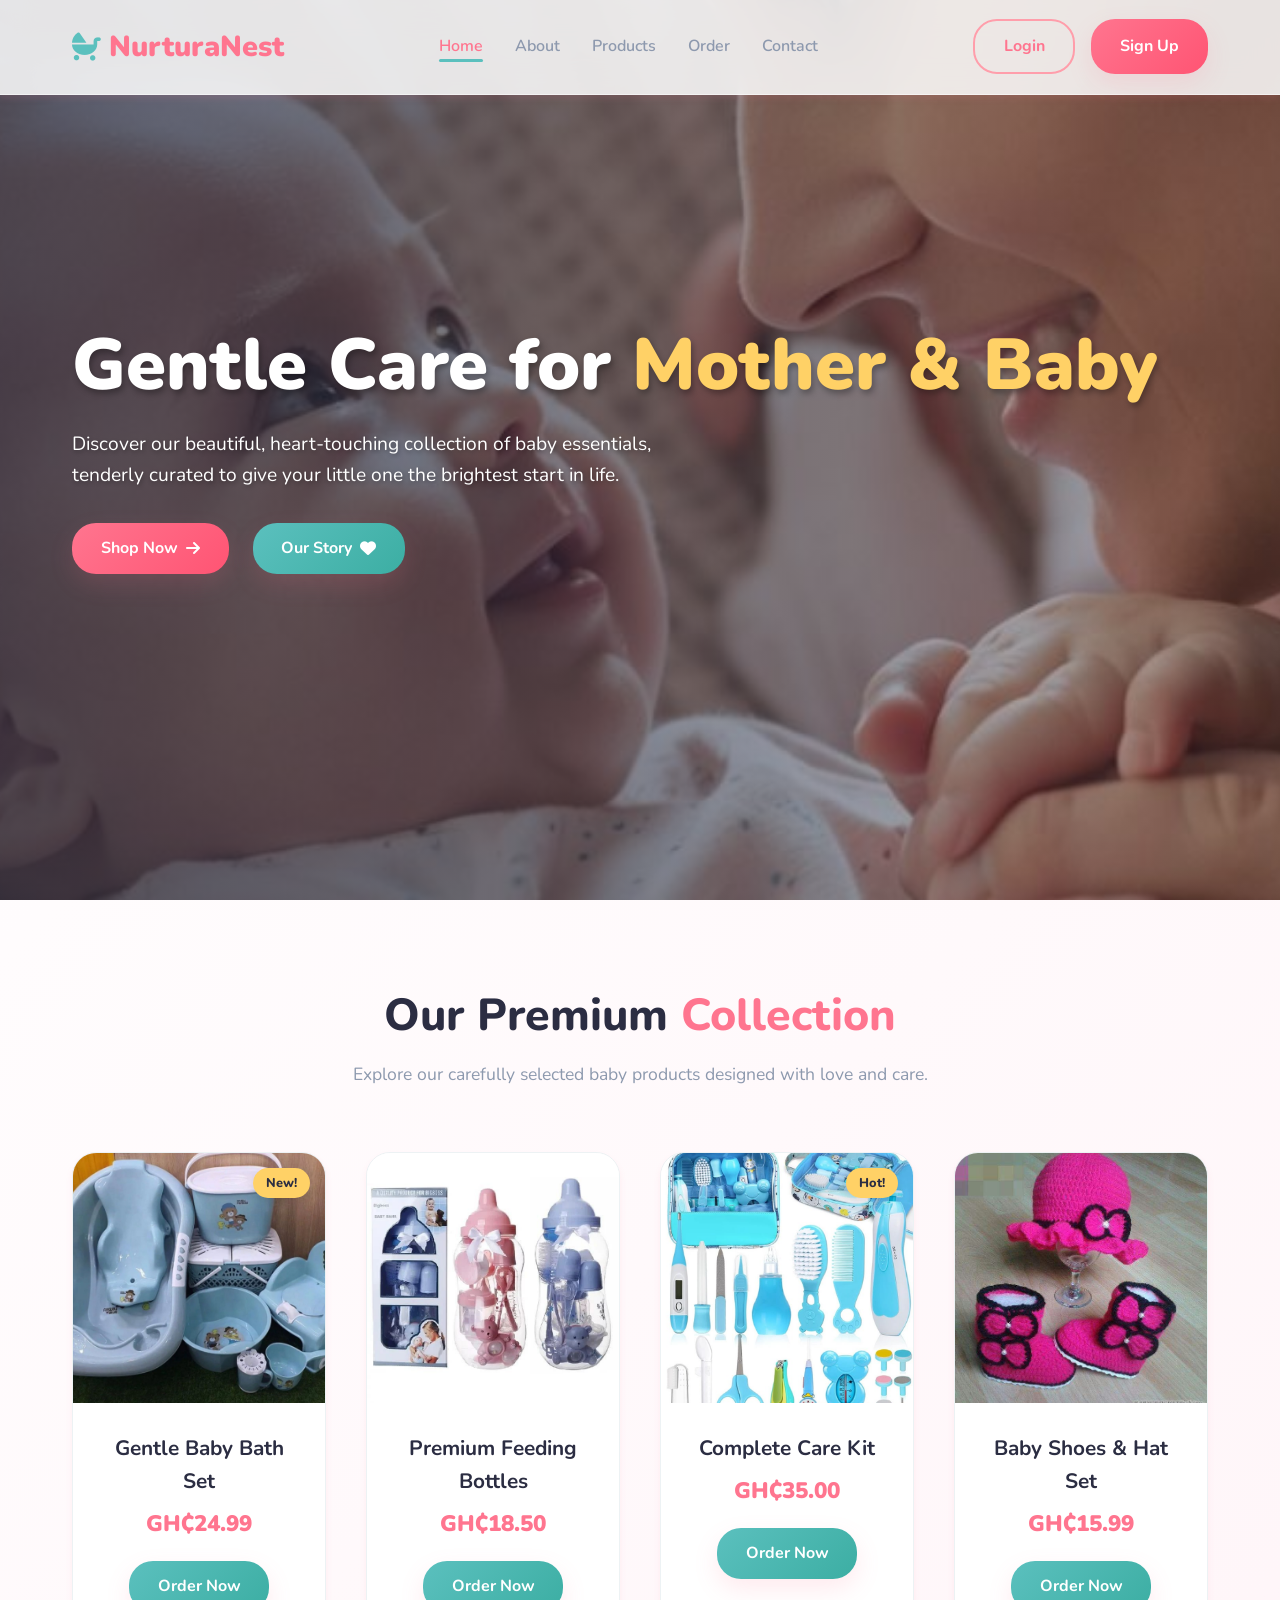
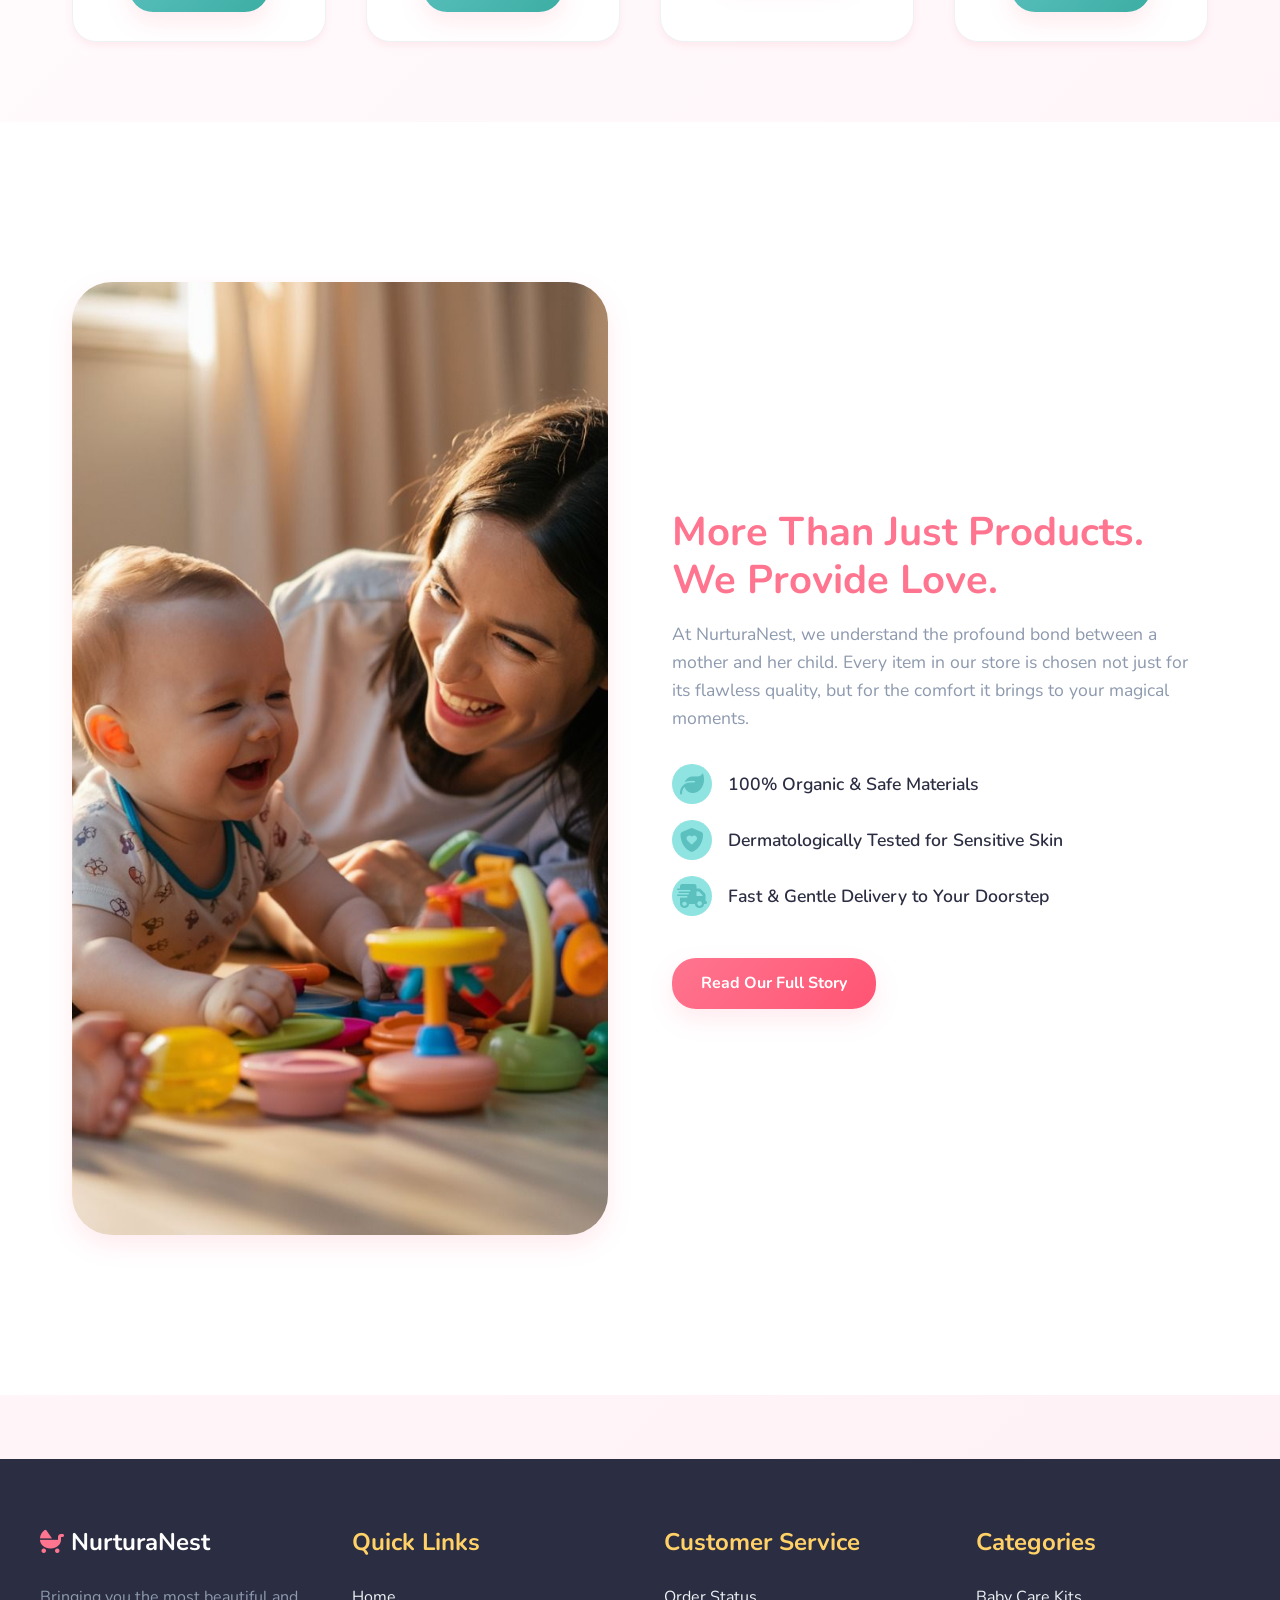
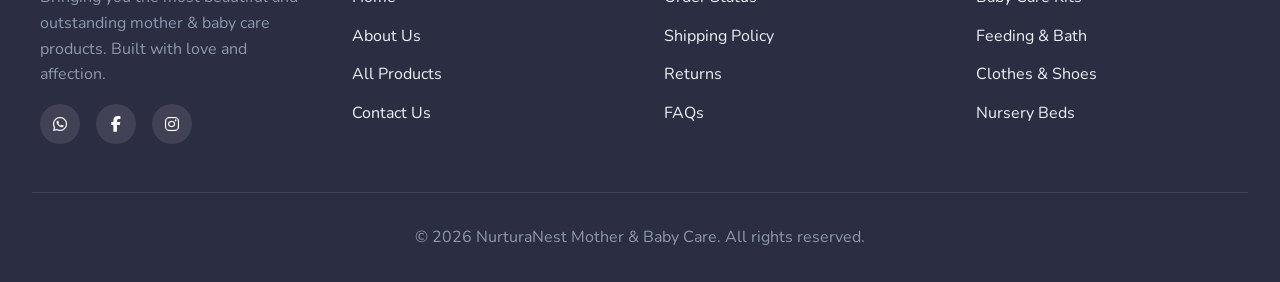
<file: index.html>
<!DOCTYPE html>
<html lang="en">
<head>
    <meta charset="UTF-8">
    <meta name="viewport" content="width=device-width, initial-scale=1.0">
    <title>NurturaNest | Beautiful Mother & Baby Care</title>
    
    <link rel="stylesheet" href="https://cdnjs.cloudflare.com/ajax/libs/font-awesome/6.4.0/css/all.min.css"/>
    
    <link rel="stylesheet" href="src/style.css">
</head>
<body id="home-page">

    
    <header>
        <nav>
            <div class="logo">
                <i class="fa-solid fa-baby-carriage"></i> NurturaNest
            </div>
            
            <ul class="nav-links">
                <li><a href="index.html" class="active">Home</a></li>
                <li><a href="pages/about.html">About</a></li>
                <li><a href="pages/products.html">Products</a></li>
                <li><a href="pages/order.html">Order</a></li>
                <li><a href="pages/contact.html">Contact</a></li>
            </ul>

            <div class="nav-buttons">
                <a href="pages/login.html" class="btn btn-login">Login</a>
                <a href="pages/signup.html" class="btn btn-signup">Sign Up</a>
            </div>

            <div class="hamburger">
                <i class="fa-solid fa-bars"></i>
            </div>
        </nav>
    </header>

    
    <section class="hero" id="home">
        <div class="slides">
            <div class="slide active" style="background-image: url('images/mother and baby.jpg');"></div>
            <div class="slide" style="background-image: url('images/baby2.jpg');"></div>
            <div class="slide" style="background-image: url('images/bab.jpg');"></div>
        </div>
        
        <div class="hero-content">
            <h1>Gentle Care for <span>Mother & Baby</span></h1>
            <p>Discover our beautiful, heart-touching collection of baby essentials, tenderly curated to give your little one the brightest start in life.</p>
            <div class="hero-buttons">
                <a href="pages/products.html" class="btn btn-signup">Shop Now <i class="fa-solid fa-arrow-right"></i></a>
                <a href="pages/about.html" class="btn btn-secondary">Our Story <i class="fa-solid fa-heart"></i></a>
            </div>
        </div>
    </section>

    
    <section class="container" id="featured">
        <div class="section-title">
            <h2>Our Premium <span>Collection</span></h2>
            <p>Explore our carefully selected baby products designed with love and care.</p>
        </div>

        <div class="products-grid">
            
            <div class="product-card">
                <div class="product-badge">New!</div>
                <div class="product-img">
                    <img src="images/Baby bath.jpg" alt="Baby Bath Set">
                </div>
                <div class="product-info">
                    <h3>Gentle Baby Bath Set</h3>
                    <div class="price">GH₵24.99</div>
                    <a href="pages/order.html" class="btn btn-secondary">Order Now</a>
                </div>
            </div>

            
            <div class="product-card">
                <div class="product-img">
                    <img src="images/feeding bottles.jpg" alt="Feeding Bottles">
                </div>
                <div class="product-info">
                    <h3>Premium Feeding Bottles</h3>
                    <div class="price">GH₵18.50</div>
                    <a href="pages/order.html" class="btn btn-secondary">Order Now</a>
                </div>
            </div>

            
            <div class="product-card">
                <div class="product-badge">Hot!</div>
                <div class="product-img">
                    <img src="images/baby care kit.jpg" alt="Baby Care Kit">
                </div>
                <div class="product-info">
                    <h3>Complete Care Kit</h3>
                    <div class="price">GH₵35.00</div>
                    <a href="pages/order.html" class="btn btn-secondary">Order Now</a>
                </div>
            </div>

            
            <div class="product-card">
                <div class="product-img">
                    <img src="images/shoes and hat.jpg" alt="Shoes and Hat">
                </div>
                <div class="product-info">
                    <h3>Baby Shoes & Hat Set</h3>
                    <div class="price">GH₵15.99</div>
                    <a href="pages/order.html" class="btn btn-secondary">Order Now</a>
                </div>
            </div>
        </div>
    </section>

    
    <section style="background-color: var(--white); padding: 5rem 0;">
        <div class="container about-grid">
            <div class="about-img">
                <img src="images/mama baby.jpg" alt="Mama and Baby">
            </div>
            <div class="about-text">
                <h2 style="color: var(--primary);">More Than Just Products. We Provide Love.</h2>
                <p>At NurturaNest, we understand the profound bond between a mother and her child. Every item in our store is chosen not just for its flawless quality, but for the comfort it brings to your magical moments.</p>
                
                <ul class="features-list">
                    <li><i class="fa-solid fa-leaf"></i> 100% Organic & Safe Materials</li>
                    <li><i class="fa-solid fa-shield-heart"></i> Dermatologically Tested for Sensitive Skin</li>
                    <li><i class="fa-solid fa-truck-fast"></i> Fast & Gentle Delivery to Your Doorstep</li>
                </ul>
                <br>
                <a href="pages/about.html" class="btn btn-signup">Read Our Full Story</a>
            </div>
        </div>
    </section>

    
    <footer>
        <div class="footer-grid">
            <div class="footer-col">
                <h3 style="color: var(--white);"><i class="fa-solid fa-baby-carriage" style="color: var(--primary);"></i> NurturaNest</h3>
                <p>Bringing you the most beautiful and outstanding mother & baby care products. Built with love and affection.</p>
                <div class="socials">
                    <a href="https://wa.me/233537479080"><i class="fa-brands fa-whatsapp"></i></a>
                    <a href="https://facebook.com" target="_blank"><i class="fa-brands fa-facebook-f"></i></a>
                    <a href="https://instagram.com" target="_blank"><i class="fa-brands fa-instagram"></i></a>
                </div>
            </div>
            <div class="footer-col">
                <h3>Quick Links</h3>
                <ul>
                    <li><a href="index.html">Home</a></li>
                    <li><a href="pages/about.html">About Us</a></li>
                    <li><a href="pages/products.html">All Products</a></li>
                    <li><a href="pages/contact.html">Contact Us</a></li>
                </ul>
            </div>
            <div class="footer-col">
                <h3>Customer Service</h3>
                <ul>
                    <li><a href="pages/order.html">Order Status</a></li>
                    <li><a href="index.html">Shipping Policy</a></li>
                    <li><a href="index.html">Returns</a></li>
                    <li><a href="index.html">FAQs</a></li>
                </ul>
            </div>
            <div class="footer-col">
                <h3>Categories</h3>
                <ul>
                    <li><a href="products.html#baby-care-kits">Baby Care Kits</a></li>
                    <li><a href="products.html#feeding-bath">Feeding & Bath</a></li>
                    <li><a href="products.html#clothes-shoes">Clothes & Shoes</a></li>
                    <li><a href="products.html#nursery-beds">Nursery Beds</a></li>
                </ul>
            </div>
        </div>
        <div class="footer-bottom">
            <p>&copy; 2026 NurturaNest Mother & Baby Care. All rights reserved.</p>
        </div>
    </footer>

    <script src="src/main.js"></script>
</body>
</html>
</file>
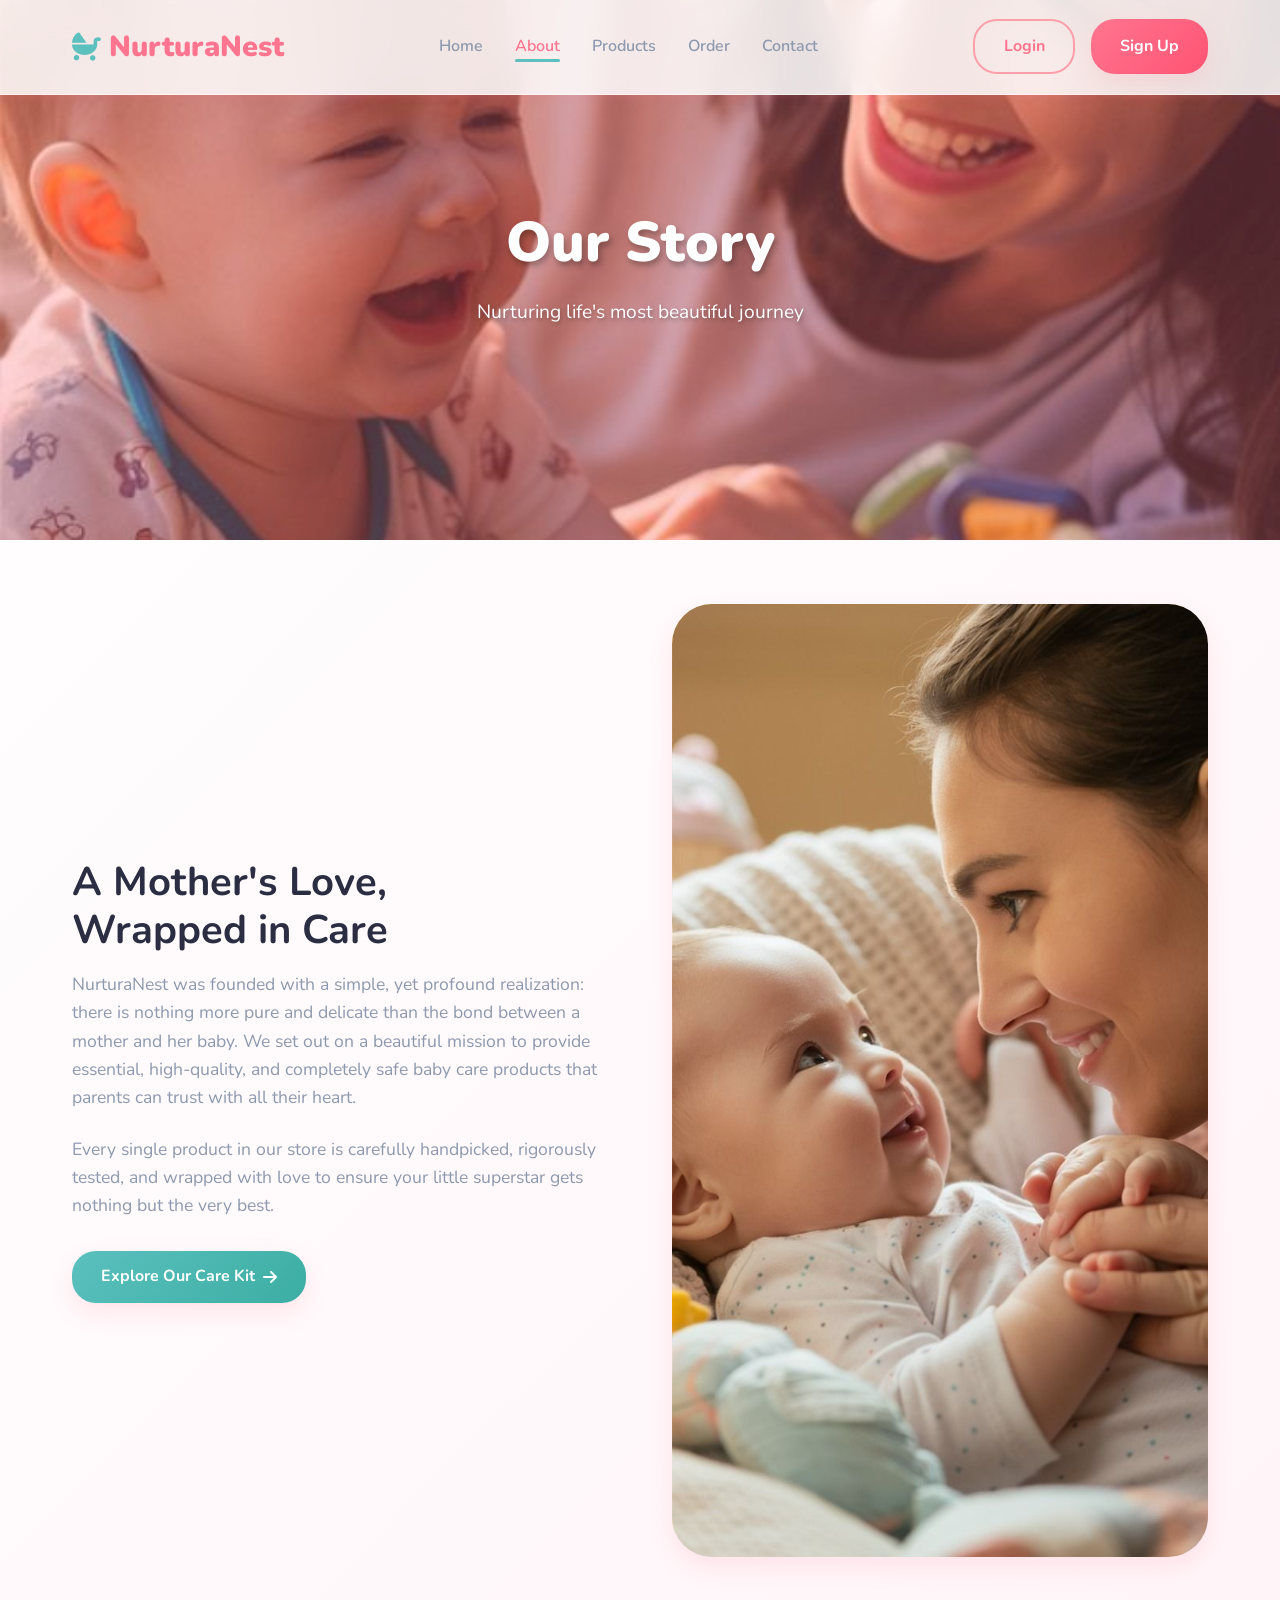
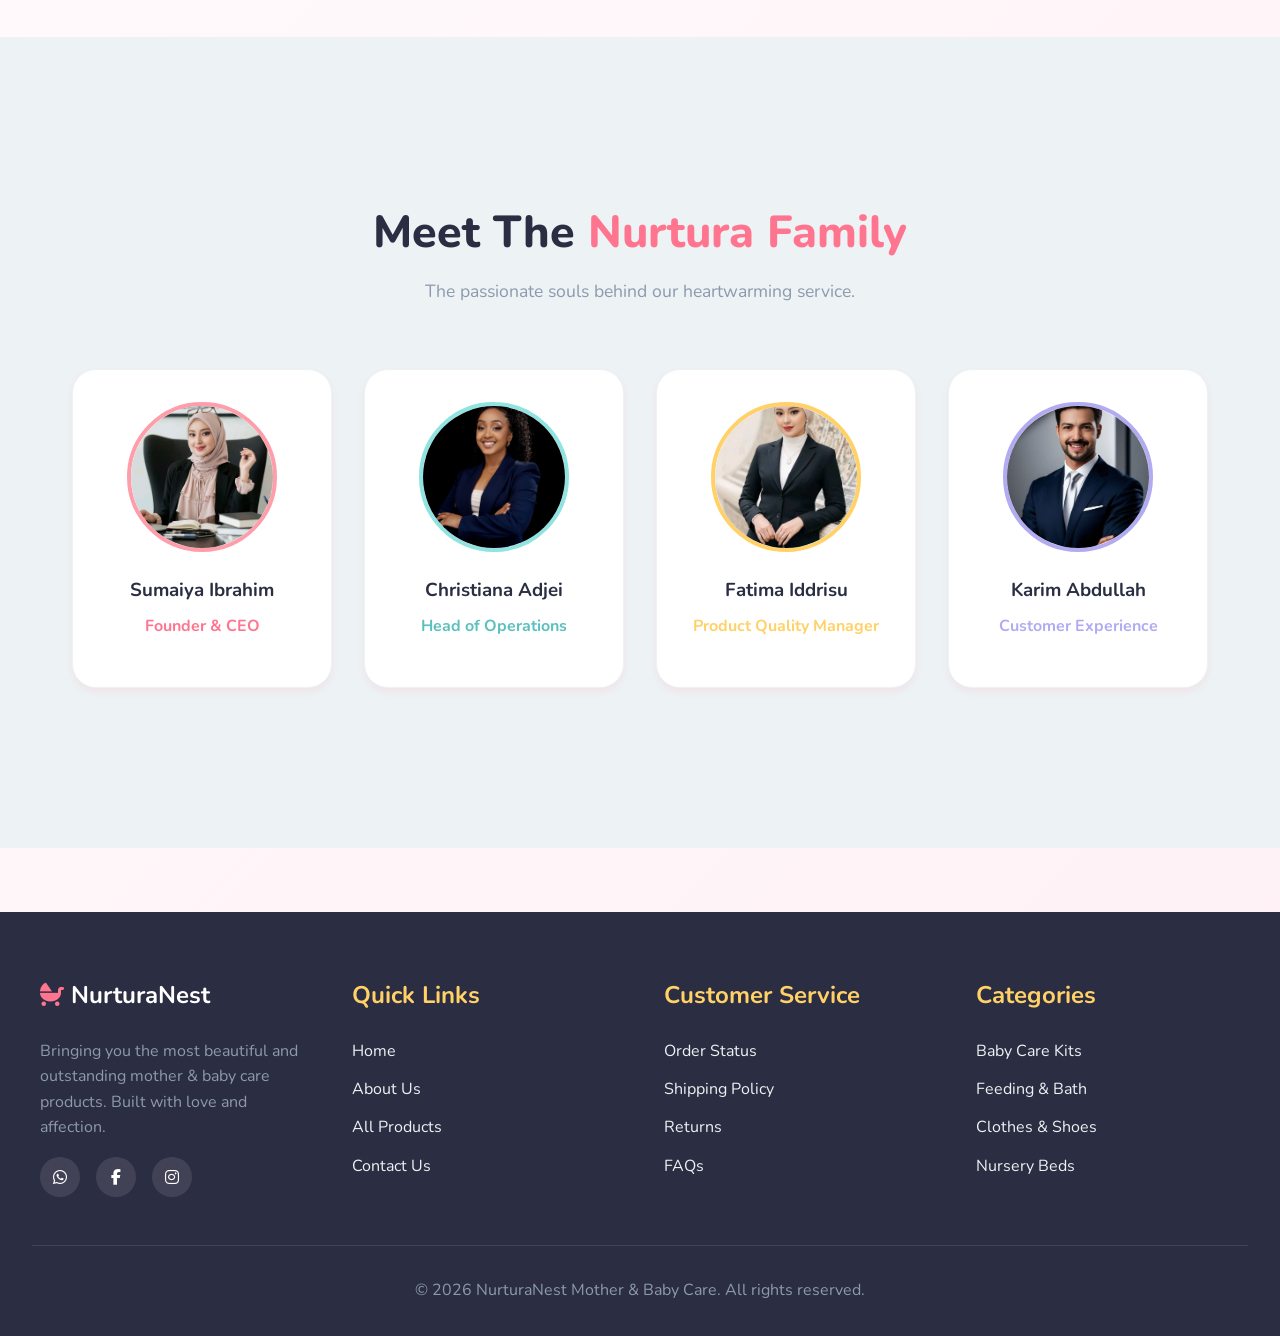
<file: pages/about.html>
<!DOCTYPE html>
<html lang="en">
<head>
    <meta charset="UTF-8">
    <meta name="viewport" content="width=device-width, initial-scale=1.0">
    <title>About Us | NurturaNest</title>
    <link rel="stylesheet" href="https://cdnjs.cloudflare.com/ajax/libs/font-awesome/6.4.0/css/all.min.css"/>
    <link rel="stylesheet" href="../src/style.css">
</head>
<body>

    <header>
        <nav>
            <div class="logo">
                <i class="fa-solid fa-baby-carriage"></i> NurturaNest
            </div>
            <ul class="nav-links">
                <li><a href="../index.html">Home</a></li>
                <li><a href="about.html" class="active">About</a></li>
                <li><a href="products.html">Products</a></li>
                <li><a href="order.html">Order</a></li>
                <li><a href="contact.html">Contact</a></li>
            </ul>
            <div class="nav-buttons">
                <a href="login.html" class="btn btn-login">Login</a>
                <a href="signup.html" class="btn btn-signup">Sign Up</a>
            </div>
            <div class="hamburger">
                <i class="fa-solid fa-bars"></i>
            </div>
        </nav>
    </header>

    
    <section class="hero" style="height: 60vh; min-height: 400px; display: flex; align-items: center; justify-content: center; background: url('../images/mama baby.jpg') center/cover; position: relative; margin-top: 0;">
        <div style="position: absolute; top: 0; left: 0; width: 100%; height: 100%; background: rgba(255,117,143,0.3);"></div>
        <div class="hero-content" style="text-align: center; z-index: 10;">
            <h1 style="font-size: 3.5rem;">Our Story</h1>
            <p style="margin: 0 auto;">Nurturing life's most beautiful journey</p>
        </div>
    </section>

    
    <section class="container" style="padding-top: 4rem;">
        <div class="about-grid">
            <div class="about-text">
                <h2>A Mother's Love,<br><span>Wrapped in Care</span></h2>
                <p>NurturaNest was founded with a simple, yet profound realization: there is nothing more pure and delicate than the bond between a mother and her baby. We set out on a beautiful mission to provide essential, high-quality, and completely safe baby care products that parents can trust with all their heart.</p>
                <p>Every single product in our store is carefully handpicked, rigorously tested, and wrapped with love to ensure your little superstar gets nothing but the very best.</p>
                <div style="margin-top: 2rem;">
                    <a href="products.html" class="btn btn-secondary">Explore Our Care Kit <i class="fa-solid fa-arrow-right"></i></a>
                </div>
            </div>
            <div class="about-img">
                <img src="../images/mother and baby.jpg" alt="Mother holding baby warmly">
            </div>
        </div>
    </section>

    
    <section style="background: var(--light-gray); padding: 5rem 0;">
        <div class="container">
            <div class="section-title">
                <h2>Meet The <span>Nurtura Family</span></h2>
                <p>The passionate souls behind our heartwarming service.</p>
            </div>
            
            <div style="display: grid; grid-template-columns: repeat(auto-fit, minmax(220px, 1fr)); gap: 2rem; text-align: center;">
                <div class="product-card" style="padding: 2rem;">
                    <img src="../images/sumaiya ceo.jpg" alt="Sumaiya CEO" style="width: 150px; height: 150px; border-radius: 50%; object-fit: cover; margin: 0 auto 1.5rem; border: 4px solid var(--primary-light);">
                    <h3 style="color: var(--dark); margin-bottom: 0.5rem;">Sumaiya Ibrahim</h3>
                    <p style="color: var(--primary); font-weight: 700; margin-bottom: 1rem;">Founder & CEO</p>
                </div>
                
                <div class="product-card" style="padding: 2rem;">
                    <img src="../images/Christiana Adjei.jpg" alt="Christiana" style="width: 150px; height: 150px; border-radius: 50%; object-fit: cover; margin: 0 auto 1.5rem; border: 4px solid var(--secondary-light);">
                    <h3 style="color: var(--dark); margin-bottom: 0.5rem;">Christiana Adjei</h3>
                    <p style="color: var(--secondary); font-weight: 700; margin-bottom: 1rem;">Head of Operations</p>
                </div>

                <div class="product-card" style="padding: 2rem;">
                    <img src="../images/fatima Iddrisu.jpg" alt="Fatima" style="width: 150px; height: 150px; border-radius: 50%; object-fit: cover; margin: 0 auto 1.5rem; border: 4px solid var(--accent);">
                    <h3 style="color: var(--dark); margin-bottom: 0.5rem;">Fatima Iddrisu</h3>
                    <p style="color: var(--accent); font-weight: 700; margin-bottom: 1rem;">Product Quality Manager</p>
                </div>

                <div class="product-card" style="padding: 2rem;">
                    <img src="../images/prince 1.jpg" alt="Karim" style="width: 150px; height: 150px; border-radius: 50%; object-fit: cover; margin: 0 auto 1.5rem; border: 4px solid #b2abf2;">
                    <h3 style="color: var(--dark); margin-bottom: 0.5rem;">Karim Abdullah</h3>
                    <p style="color: #b2abf2; font-weight: 700; margin-bottom: 1rem;">Customer Experience</p>
                </div>
            </div>
        </div>
    </section>

    
    <footer>
        <div class="footer-grid">
            <div class="footer-col">
                <h3 style="color: var(--white);"><i class="fa-solid fa-baby-carriage" style="color: var(--primary);"></i> NurturaNest</h3>
                <p>Bringing you the most beautiful and outstanding mother & baby care products. Built with love and affection.</p>
                <div class="socials">
                    <a href="https://wa.me/233537479080"><i class="fa-brands fa-whatsapp"></i></a>
                    <a href="https://facebook.com" target="_blank"><i class="fa-brands fa-facebook-f"></i></a>
                    <a href="https://instagram.com" target="_blank"><i class="fa-brands fa-instagram"></i></a>
                </div>
            </div>
            <div class="footer-col">
                <h3>Quick Links</h3>
                <ul>
                    <li><a href="../index.html">Home</a></li>
                    <li><a href="about.html">About Us</a></li>
                    <li><a href="products.html">All Products</a></li>
                    <li><a href="contact.html">Contact Us</a></li>
                </ul>
            </div>
            <div class="footer-col">
                <h3>Customer Service</h3>
                <ul>
                    <li><a href="order.html">Order Status</a></li>
                    <li><a href="../index.html">Shipping Policy</a></li>
                    <li><a href="../index.html">Returns</a></li>
                    <li><a href="../index.html">FAQs</a></li>
                </ul>
            </div>
            <div class="footer-col">
                <h3>Categories</h3>
                <ul>
                    <li><a href="products.html#baby-care-kits">Baby Care Kits</a></li>
                    <li><a href="products.html#feeding-bath">Feeding & Bath</a></li>
                    <li><a href="products.html#clothes-shoes">Clothes & Shoes</a></li>
                    <li><a href="products.html#nursery-beds">Nursery Beds</a></li>
                </ul>
            </div>
        </div>
        <div class="footer-bottom">
            <p>&copy; 2026 NurturaNest Mother & Baby Care. All rights reserved.</p>
        </div>
    </footer>

    <script src="../src/main.js"></script>
</body>
</html>
</file>
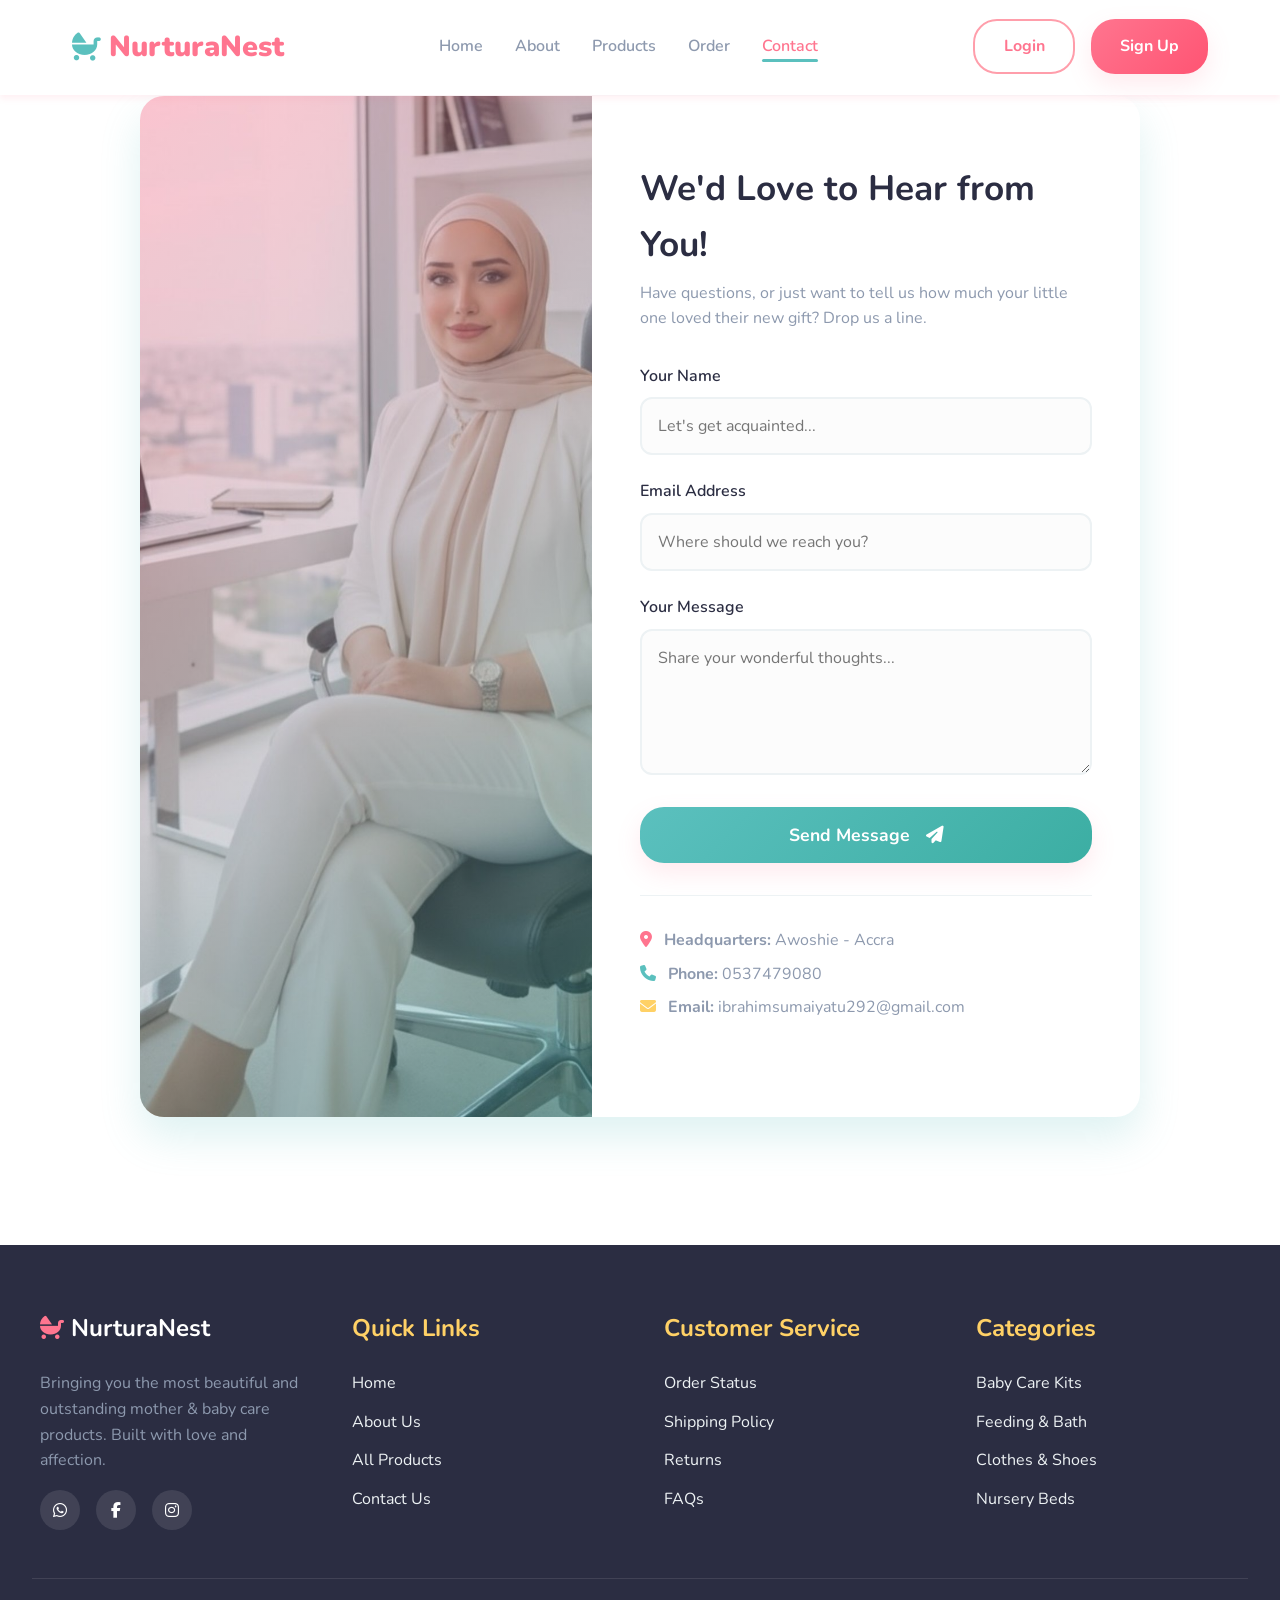
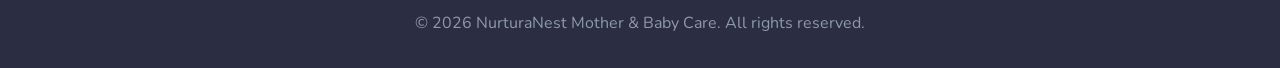
<file: pages/contact.html>
<!DOCTYPE html>
<html lang="en">
<head>
    <meta charset="UTF-8">
    <meta name="viewport" content="width=device-width, initial-scale=1.0">
    <title>Contact Us | NurturaNest</title>
    <link rel="stylesheet" href="https://cdnjs.cloudflare.com/ajax/libs/font-awesome/6.4.0/css/all.min.css"/>
    <link rel="stylesheet" href="../src/style.css">
</head>
<body style="background: var(--bg-color);">

    <header>
        <nav>
            <div class="logo">
                <i class="fa-solid fa-baby-carriage"></i> NurturaNest
            </div>
            <ul class="nav-links">
                <li><a href="../index.html">Home</a></li>
                <li><a href="about.html">About</a></li>
                <li><a href="products.html">Products</a></li>
                <li><a href="order.html">Order</a></li>
                <li><a href="contact.html" class="active">Contact</a></li>
            </ul>
            <div class="nav-buttons">
                <a href="login.html" class="btn btn-login">Login</a>
                <a href="signup.html" class="btn btn-signup">Sign Up</a>
            </div>
            <div class="hamburger">
                <i class="fa-solid fa-bars"></i>
            </div>
        </nav>
    </header>

    <div class="contact-container" style="padding-top: 6rem;">
        <div class="form-wrapper">
            <div class="form-image" style="background-image: url('../images/ceo.jpg');"></div>
            <div class="form-content">
                <h2>We'd <span>Love</span> to Hear from You!</h2>
                <p>Have questions, or just want to tell us how much your little one loved their new gift? Drop us a line.</p>
                
                <form action="#" method="POST" onsubmit="event.preventDefault(); alert('Message sent successfully!');">
                    <div class="input-group">
                        <label for="name">Your Name</label>
                        <input type="text" id="name" placeholder="Let's get acquainted..." required>
                    </div>

                    <div class="input-group">
                        <label for="email">Email Address</label>
                        <input type="email" id="email" placeholder="Where should we reach you?" required>
                    </div>

                    <div class="input-group">
                        <label for="message">Your Message</label>
                        <textarea id="message" rows="5" placeholder="Share your wonderful thoughts..." required></textarea>
                    </div>

                    <button type="submit" class="btn btn-secondary" style="width: 100%; justify-content: center; font-size: 1.1rem; padding: 1rem;">
                        Send Message <i class="fa-solid fa-paper-plane" style="margin-left: 0.5rem;"></i>
                    </button>
                </form>

                <div style="margin-top: 2rem; border-top: 1px solid var(--light-gray); padding-top: 2rem;">
                    <p style="margin-bottom: 0.5rem;"><i class="fa-solid fa-location-dot" style="color: var(--primary); margin-right: 0.5rem;"></i> <strong>Headquarters:</strong> Awoshie - Accra</p>
                    <p style="margin-bottom: 0.5rem;"><i class="fa-solid fa-phone" style="color: var(--secondary); margin-right: 0.5rem;"></i> <strong>Phone:</strong> 0537479080</p>
                    <p><i class="fa-solid fa-envelope" style="color: var(--accent); margin-right: 0.5rem;"></i> <strong>Email:</strong> ibrahimsumaiyatu292@gmail.com</p>
                </div>
            </div>
        </div>
    </div>

    
    <footer>
        <div class="footer-grid">
            <div class="footer-col">
                <h3 style="color: var(--white);"><i class="fa-solid fa-baby-carriage" style="color: var(--primary);"></i> NurturaNest</h3>
                <p>Bringing you the most beautiful and outstanding mother & baby care products. Built with love and affection.</p>
                <div class="socials">
                    <a href="https://wa.me/233537479080"><i class="fa-brands fa-whatsapp"></i></a>
                    <a href="../index.html"><i class="fa-brands fa-facebook-f"></i></a>
                    <a href="../index.html"><i class="fa-brands fa-instagram"></i></a>
                </div>
            </div>
            <div class="footer-col">
                <h3>Quick Links</h3>
                <ul>
                    <li><a href="../index.html">Home</a></li>
                    <li><a href="about.html">About Us</a></li>
                    <li><a href="products.html">All Products</a></li>
                    <li><a href="contact.html">Contact Us</a></li>
                </ul>
            </div>
            <div class="footer-col">
                <h3>Customer Service</h3>
                <ul>
                    <li><a href="order.html">Order Status</a></li>
                    <li><a href="../index.html">Shipping Policy</a></li>
                    <li><a href="../index.html">Returns</a></li>
                    <li><a href="../index.html">FAQs</a></li>
                </ul>
            </div>
            <div class="footer-col">
                <h3>Categories</h3>
                <ul>
                    <li><a href="products.html#baby-care-kits">Baby Care Kits</a></li>
                    <li><a href="products.html#feeding-bath">Feeding & Bath</a></li>
                    <li><a href="products.html#clothes-shoes">Clothes & Shoes</a></li>
                    <li><a href="products.html#nursery-beds">Nursery Beds</a></li>
                </ul>
            </div>
        </div>
        <div class="footer-bottom">
            <p>&copy; 2026 NurturaNest Mother & Baby Care. All rights reserved.</p>
        </div>
    </footer>

    <script src="../src/main.js"></script>
</body>
</html>
</file>
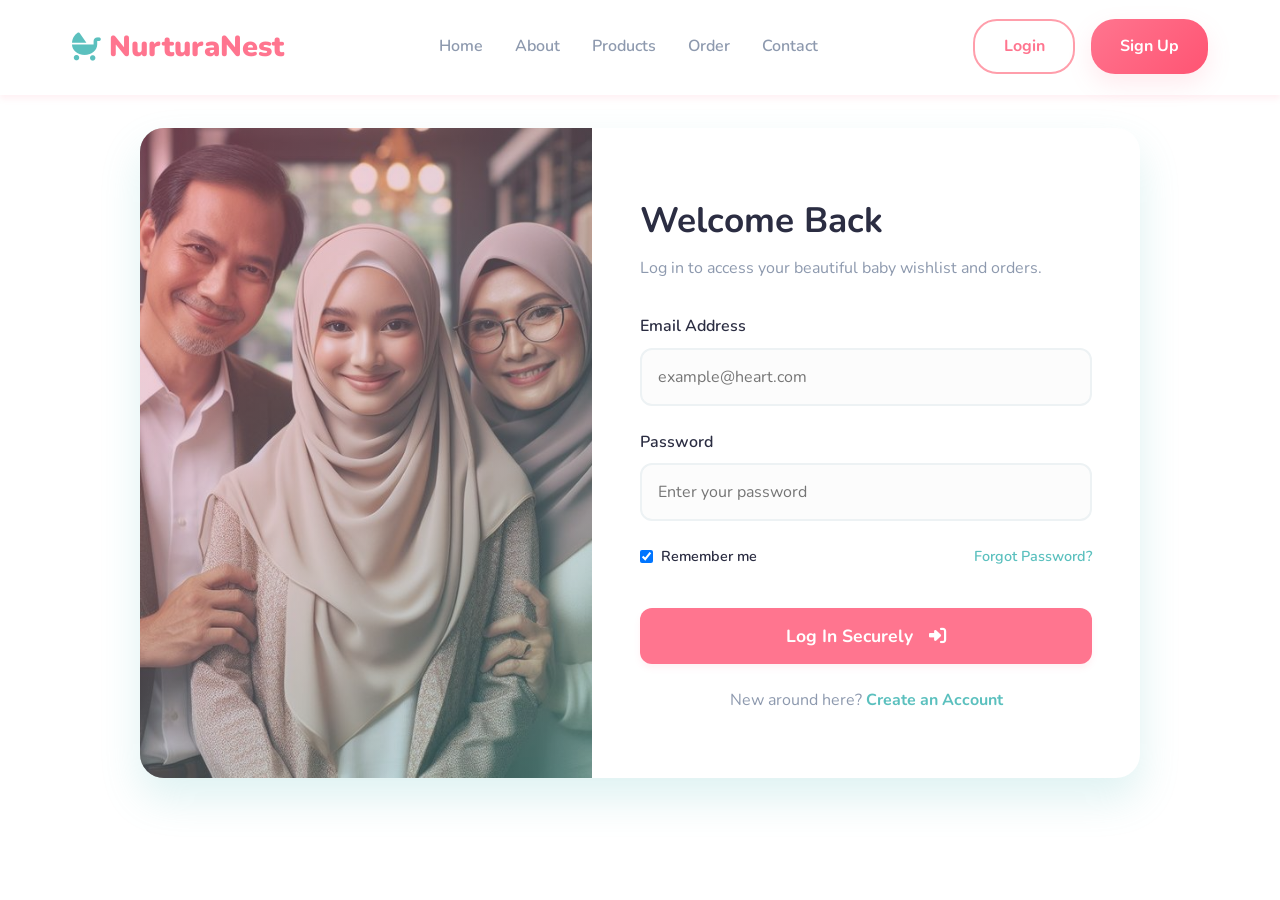
<file: pages/login.html>
<!DOCTYPE html>
<html lang="en">
<head>
    <meta charset="UTF-8">
    <meta name="viewport" content="width=device-width, initial-scale=1.0">
    <title>Log In | NurturaNest</title>
    <link rel="stylesheet" href="https://cdnjs.cloudflare.com/ajax/libs/font-awesome/6.4.0/css/all.min.css"/>
    <link rel="stylesheet" href="../src/style.css">
</head>
<body style="background: var(--bg-color);">

    <header>
        <nav>
            <div class="logo">
                <i class="fa-solid fa-baby-carriage"></i> NurturaNest
            </div>
            <ul class="nav-links">
                <li><a href="../index.html">Home</a></li>
                <li><a href="about.html">About</a></li>
                <li><a href="products.html">Products</a></li>
                <li><a href="order.html">Order</a></li>
                <li><a href="contact.html">Contact</a></li>
            </ul>
            <div class="nav-buttons">
                <a href="login.html" class="btn btn-login active">Login</a>
                <a href="signup.html" class="btn btn-signup">Sign Up</a>
            </div>
            <div class="hamburger">
                <i class="fa-solid fa-bars"></i>
            </div>
        </nav>
    </header>

    <div class="auth-container">
        <div class="form-wrapper">
            
            <div class="form-content" style="order: 2;">
                <h2>Welcome <span>Back</span></h2>
                <p>Log in to access your beautiful baby wishlist and orders.</p>
                
                <form action="#" method="POST" onsubmit="event.preventDefault(); alert('Logged in successfully!'); window.location.href='index.html';">
                    
                    <div class="input-group">
                        <label for="email">Email Address</label>
                        <input type="email" id="email" placeholder="example@heart.com" required>
                    </div>

                    <div class="input-group">
                        <label for="password">Password</label>
                        <input type="password" id="password" placeholder="Enter your password" required>
                    </div>

                    <div class="input-group" style="display: flex; justify-content: space-between; align-items: center; margin-top: 1rem;">
                        <div style="display: flex; align-items: center; gap: 0.5rem;">
                            <input type="checkbox" id="remember" style="width: auto; height: auto;" checked>
                            <label for="remember" style="margin: 0; font-size: 0.9rem;">Remember me</label>
                        </div>
                        <a href="javascript:alert('Password reset link sent to your email!');" style="font-size: 0.9rem; color: var(--secondary); font-weight: 600;">Forgot Password?</a>
                    </div>

                    <button type="submit" class="btn btn-primary" style="background: var(--primary); color: var(--white); width: 100%; justify-content: center; font-size: 1.1rem; padding: 1rem; border-radius: var(--radius-sm); border: none; font-weight: 700; margin-top: 1rem; box-shadow: var(--shadow-sm); cursor: pointer; transition: all 0.3s ease;">
                        Log In Securely <i class="fa-solid fa-right-to-bracket" style="margin-left: 0.5rem;"></i>
                    </button>
                    
                    <div class="form-footer">
                        New around here? <a href="signup.html" style="color: var(--secondary);">Create an Account</a>
                    </div>
                </form>
            </div>
            <div class="form-image" style="background-image: url('../images/our tam.jpg'); order: 1;"></div>
        </div>
    </div>

    <script src="../src/main.js"></script>
</body>
</html>
</file>
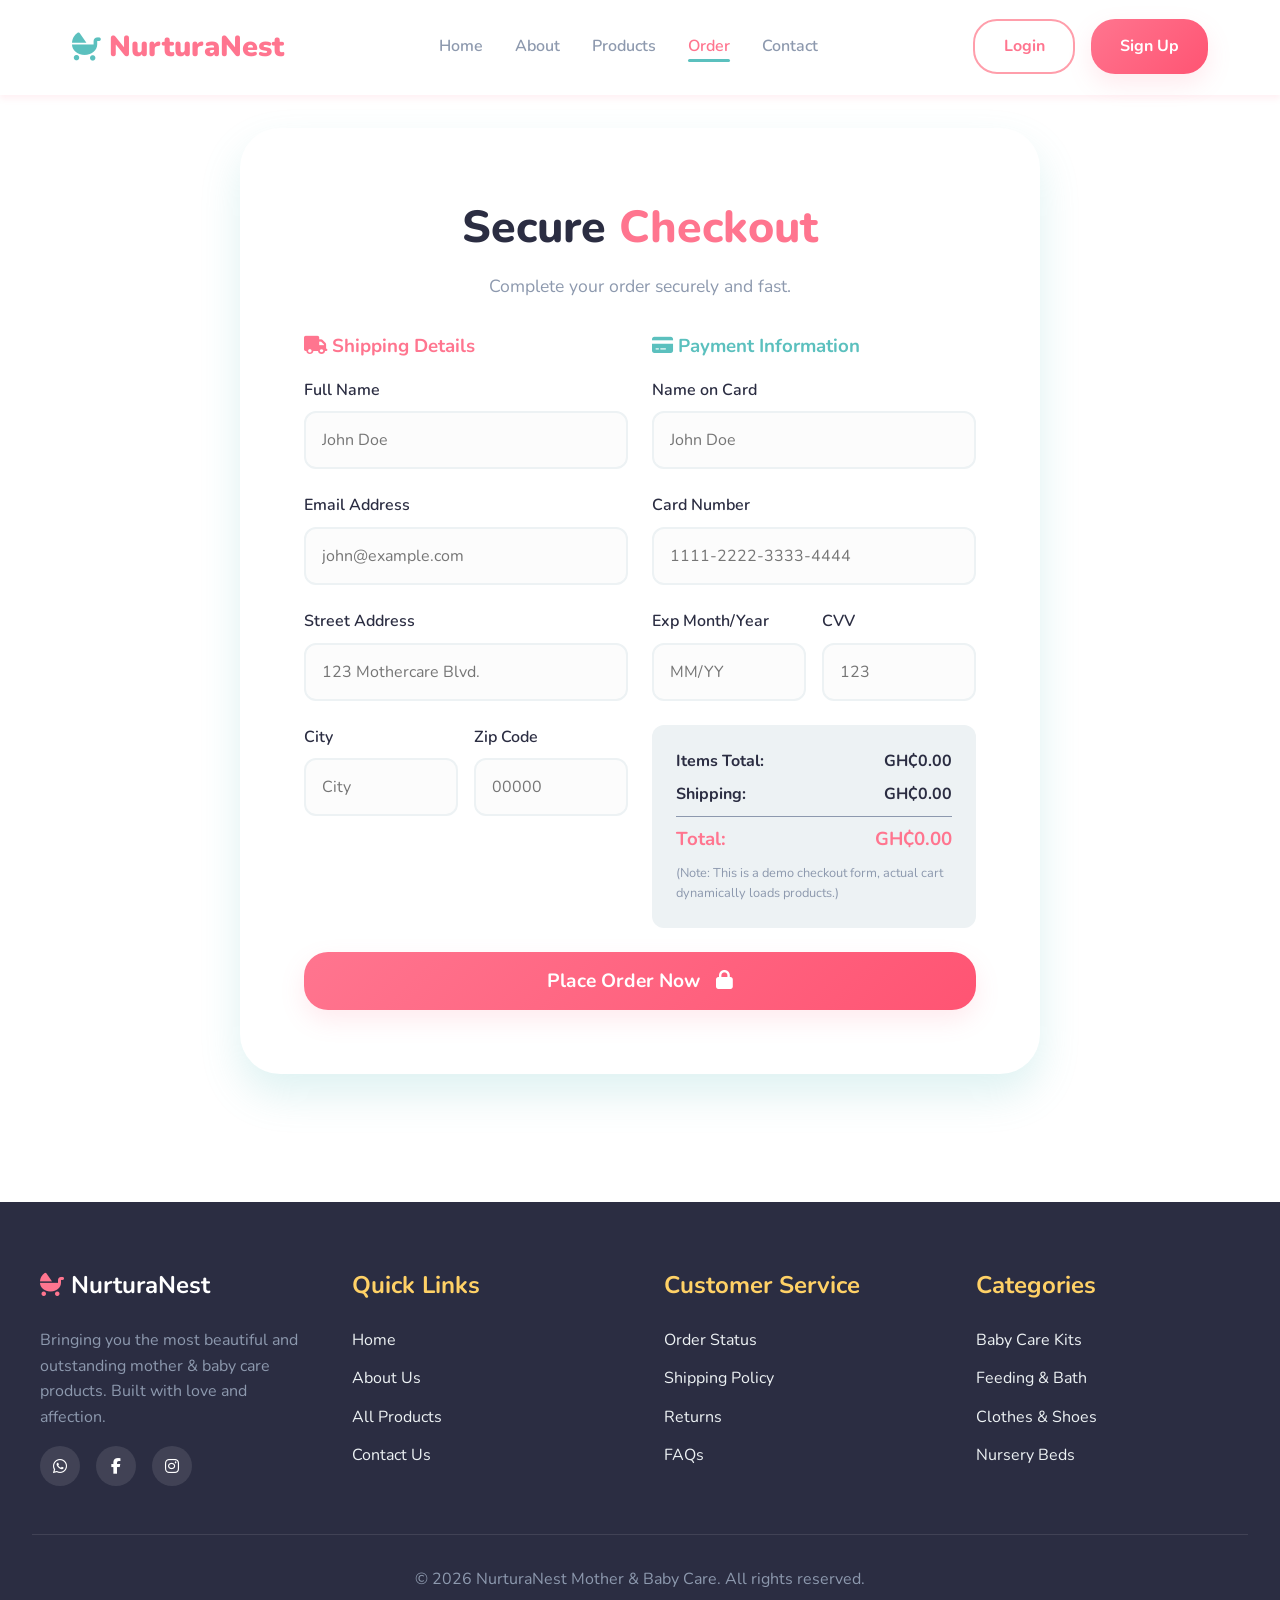
<file: pages/order.html>
<!DOCTYPE html>
<html lang="en">
<head>
    <meta charset="UTF-8">
    <meta name="viewport" content="width=device-width, initial-scale=1.0">
    <title>Secure Checkout | NurturaNest</title>
    <link rel="stylesheet" href="https://cdnjs.cloudflare.com/ajax/libs/font-awesome/6.4.0/css/all.min.css"/>
    <link rel="stylesheet" href="../src/style.css">
</head>
<body style="background: var(--bg-color);">

    <header>
        <nav>
            <div class="logo">
                <i class="fa-solid fa-baby-carriage"></i> NurturaNest
            </div>
            <ul class="nav-links">
                <li><a href="../index.html">Home</a></li>
                <li><a href="about.html">About</a></li>
                <li><a href="products.html">Products</a></li>
                <li><a href="order.html" class="active">Order</a></li>
                <li><a href="contact.html">Contact</a></li>
            </ul>
            <div class="nav-buttons">
                <a href="login.html" class="btn btn-login">Login</a>
                <a href="signup.html" class="btn btn-signup">Sign Up</a>
            </div>
            <div class="hamburger">
                <i class="fa-solid fa-bars"></i>
            </div>
        </nav>
    </header>

    <div class="order-container">
        <div class="full-form-wrapper">
            <div class="section-title" style="margin-bottom: 2rem;">
                <h2>Secure <span>Checkout</span></h2>
                <p>Complete your order securely and fast.</p>
            </div>

            <form action="#" onsubmit="event.preventDefault(); alert('Order placed successfully! Redirecting...'); window.location.href='index.html';">
                
                <div style="display: grid; grid-template-columns: repeat(auto-fit, minmax(250px, 1fr)); gap: 1.5rem;">
                    
                    <div>
                        <h3 style="margin-bottom: 1rem; color: var(--primary);"><i class="fa-solid fa-truck"></i> Shipping Details</h3>
                        
                        <div class="input-group">
                            <label>Full Name</label>
                            <input type="text" placeholder="John Doe" required>
                        </div>
                        <div class="input-group">
                            <label>Email Address</label>
                            <input type="email" placeholder="john@example.com" required>
                        </div>
                        <div class="input-group">
                            <label>Street Address</label>
                            <input type="text" placeholder="123 Mothercare Blvd." required>
                        </div>
                        <div style="display: flex; gap: 1rem;">
                            <div class="input-group" style="flex: 1;">
                                <label>City</label>
                                <input type="text" placeholder="City" required>
                            </div>
                            <div class="input-group" style="flex: 1;">
                                <label>Zip Code</label>
                                <input type="text" placeholder="00000" required>
                            </div>
                        </div>
                    </div>
                    
                    
                    <div>
                        <h3 style="margin-bottom: 1rem; color: var(--secondary);"><i class="fa-solid fa-credit-card"></i> Payment Information</h3>
                        
                        <div class="input-group">
                            <label>Name on Card</label>
                            <input type="text" placeholder="John Doe" required>
                        </div>
                        <div class="input-group">
                            <label>Card Number</label>
                            <input type="text" placeholder="1111-2222-3333-4444" required>
                        </div>
                        <div style="display: flex; gap: 1rem;">
                            <div class="input-group" style="flex: 1;">
                                <label>Exp Month/Year</label>
                                <input type="text" placeholder="MM/YY" required>
                            </div>
                            <div class="input-group" style="flex: 1;">
                                <label>CVV</label>
                                <input type="text" placeholder="123" required>
                            </div>
                        </div>

                        <div style="background: var(--light-gray); padding: 1.5rem; border-radius: var(--radius-sm); margin-bottom: 1.5rem;">
                            <h4 style="margin-bottom: 0.5rem; display: flex; justify-content: space-between;"><span>Items Total:</span> <span>GH₵0.00</span></h4>
                            <h4 style="margin-bottom: 0.5rem; display: flex; justify-content: space-between;"><span>Shipping:</span> <span>GH₵0.00</span></h4>
                            <hr style="border: none; border-top: 1px solid var(--gray); margin: 0.5rem 0;">
                            <h3 style="display: flex; justify-content: space-between; color: var(--primary);"><span>Total:</span> <span>GH₵0.00</span></h3>
                            <p style="font-size: 0.8rem; color: var(--gray); margin-top: 0.5rem;">(Note: This is a demo checkout form, actual cart dynamically loads products.)</p>
                        </div>
                        
                    </div>
                </div>
                
                <button type="submit" class="btn btn-signup" style="width: 100%; justify-content: center; padding: 1rem; font-size: 1.2rem;">Place Order Now <i class="fa-solid fa-lock" style="margin-left: 0.5rem;"></i></button>

            </form>
        </div>
    </div>

    
    <footer>
        <div class="footer-grid">
            <div class="footer-col">
                <h3 style="color: var(--white);"><i class="fa-solid fa-baby-carriage" style="color: var(--primary);"></i> NurturaNest</h3>
                <p>Bringing you the most beautiful and outstanding mother & baby care products. Built with love and affection.</p>
                <div class="socials">
                    <a href="https://wa.me/233537479080"><i class="fa-brands fa-whatsapp"></i></a>
                    <a href="../index.html"><i class="fa-brands fa-facebook-f"></i></a>
                    <a href="../index.html"><i class="fa-brands fa-instagram"></i></a>
                </div>
            </div>
            <div class="footer-col">
                <h3>Quick Links</h3>
                <ul>
                    <li><a href="../index.html">Home</a></li>
                    <li><a href="about.html">About Us</a></li>
                    <li><a href="products.html">All Products</a></li>
                    <li><a href="contact.html">Contact Us</a></li>
                </ul>
            </div>
            <div class="footer-col">
                <h3>Customer Service</h3>
                <ul>
                    <li><a href="order.html">Order Status</a></li>
                    <li><a href="../index.html">Shipping Policy</a></li>
                    <li><a href="../index.html">Returns</a></li>
                    <li><a href="../index.html">FAQs</a></li>
                </ul>
            </div>
            <div class="footer-col">
                <h3>Categories</h3>
                <ul>
                    <li><a href="products.html#baby-care-kits">Baby Care Kits</a></li>
                    <li><a href="products.html#feeding-bath">Feeding & Bath</a></li>
                    <li><a href="products.html#clothes-shoes">Clothes & Shoes</a></li>
                    <li><a href="products.html#nursery-beds">Nursery Beds</a></li>
                </ul>
            </div>
        </div>
        <div class="footer-bottom">
            <p>&copy; 2026 NurturaNest Mother & Baby Care. All rights reserved.</p>
        </div>
    </footer>

    <script src="../src/main.js"></script>
</body>
</html>
</file>
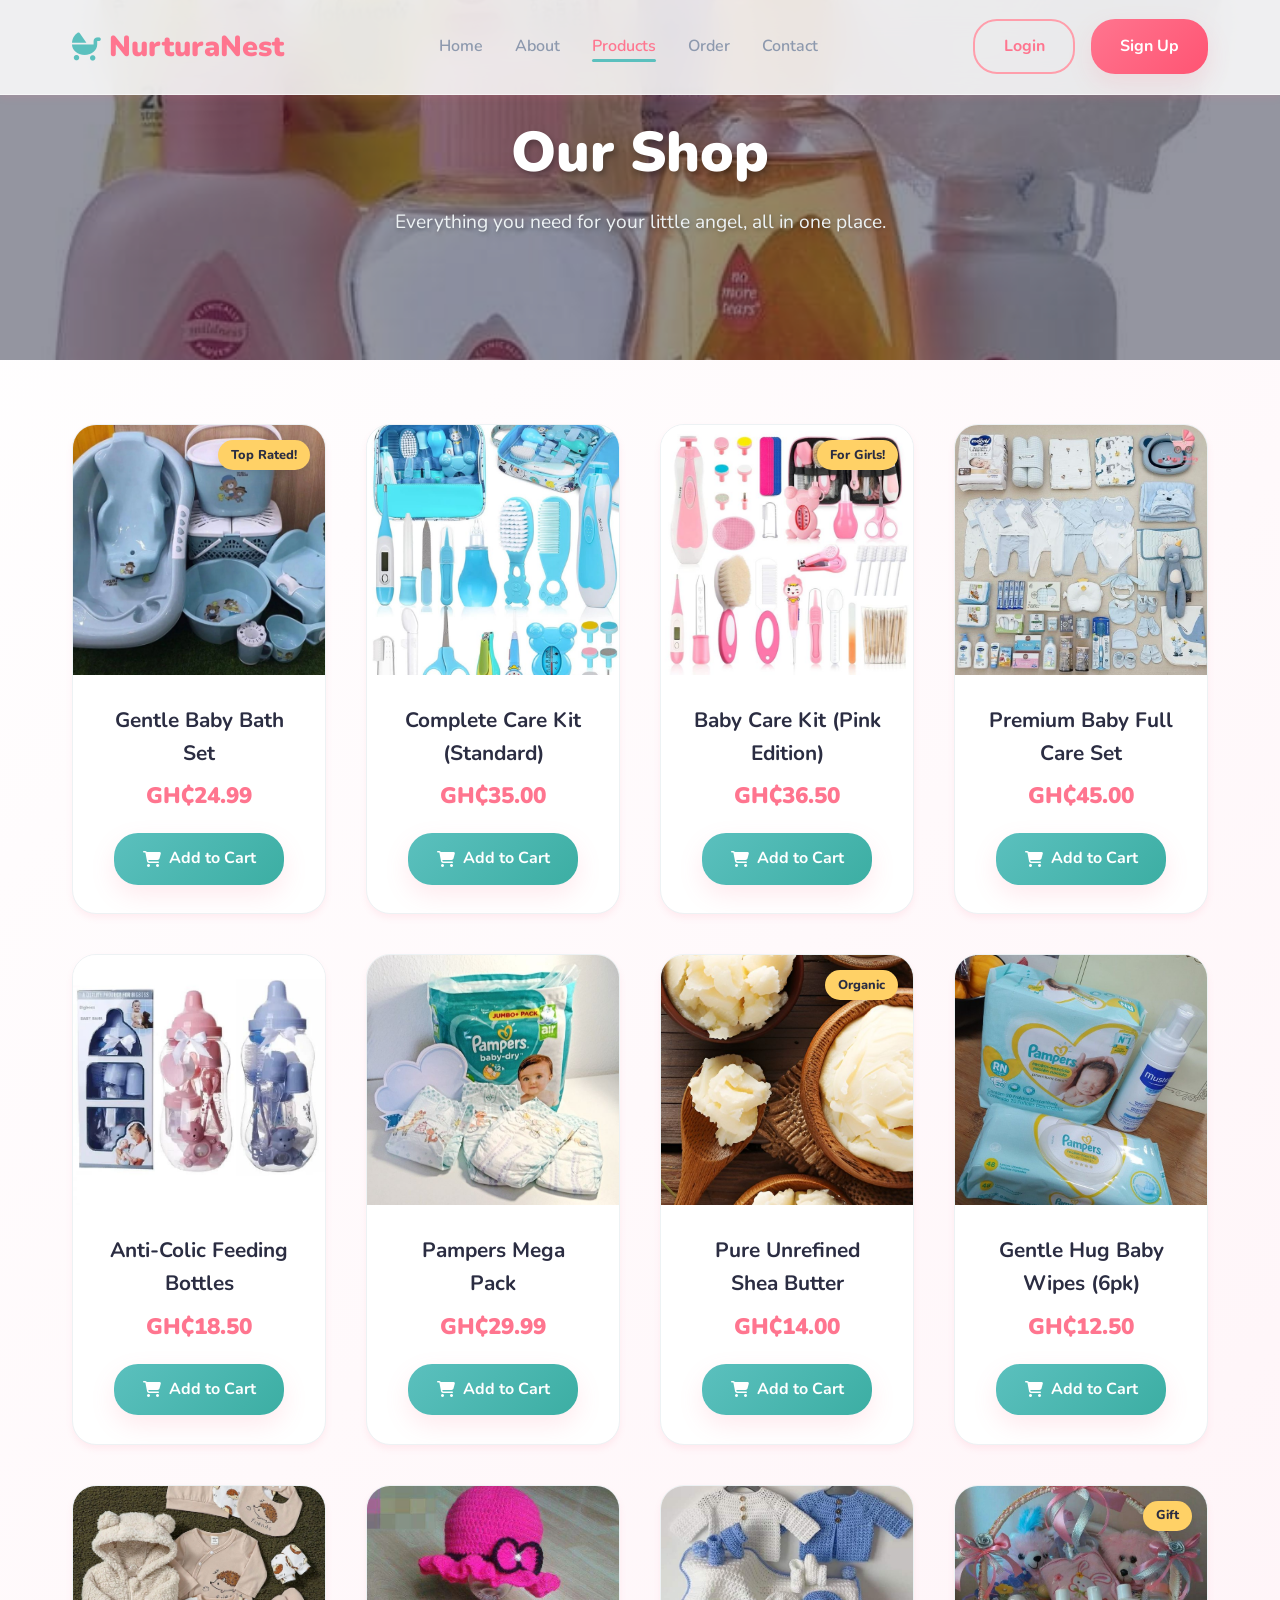
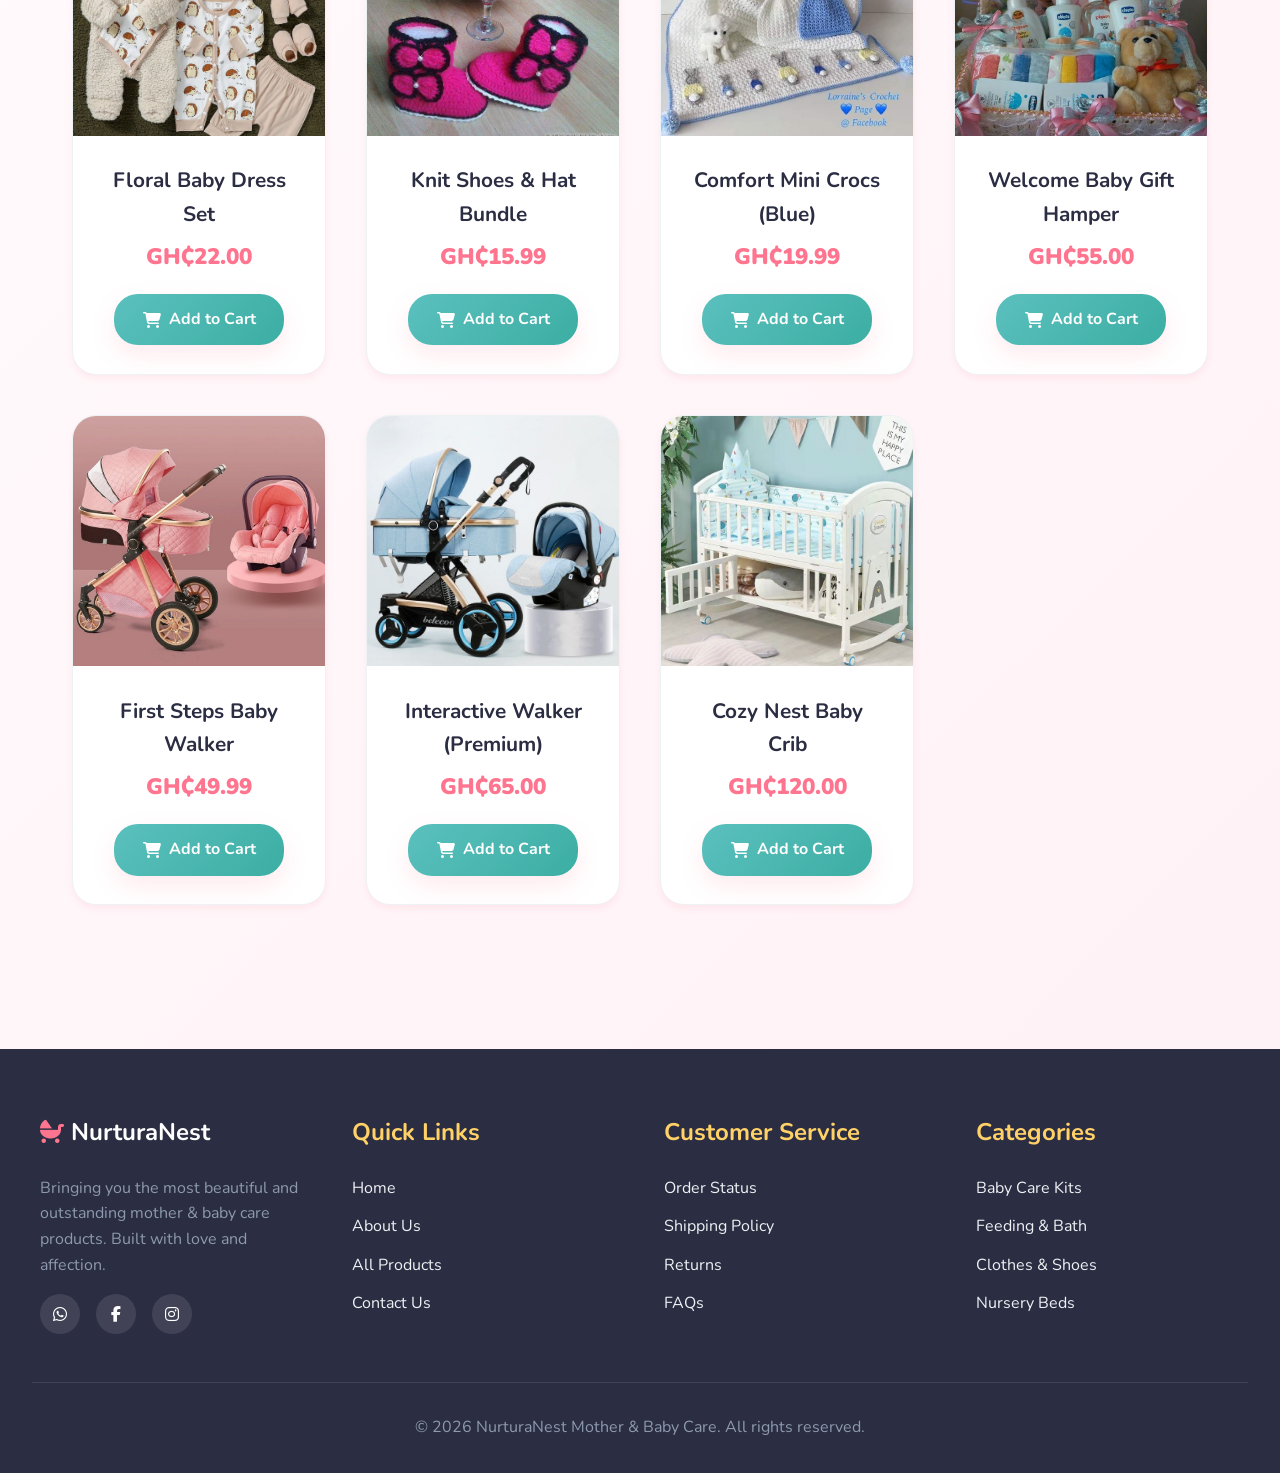
<file: pages/products.html>
<!DOCTYPE html>
<html lang="en">
<head>
    <meta charset="UTF-8">
    <meta name="viewport" content="width=device-width, initial-scale=1.0">
    <title>Our Products | NurturaNest</title>
    <link rel="stylesheet" href="https://cdnjs.cloudflare.com/ajax/libs/font-awesome/6.4.0/css/all.min.css"/>
    <link rel="stylesheet" href="../src/style.css">
</head>
<body>

    <header>
        <nav>
            <div class="logo">
                <i class="fa-solid fa-baby-carriage"></i> NurturaNest
            </div>
            <ul class="nav-links">
                <li><a href="../index.html">Home</a></li>
                <li><a href="about.html">About</a></li>
                <li><a href="products.html" class="active">Products</a></li>
                <li><a href="order.html">Order</a></li>
                <li><a href="contact.html">Contact</a></li>
            </ul>
            <div class="nav-buttons">
                <a href="login.html" class="btn btn-login">Login</a>
                <a href="signup.html" class="btn btn-signup">Sign Up</a>
            </div>
            <div class="hamburger">
                <i class="fa-solid fa-bars"></i>
            </div>
        </nav>
    </header>

    
    <section class="hero" style="height: 40vh; min-height: 300px; display: flex; align-items: center; justify-content: center; background: url('../images/baby care.jpg') center/cover; position: relative;">
        <div style="position: absolute; top: 0; left: 0; width: 100%; height: 100%; background: rgba(43,45,66,0.5);"></div>
        <div class="hero-content" style="text-align: center; z-index: 10;">
            <h1 style="font-size: 3.5rem;">Our Shop</h1>
            <p style="margin: 0 auto; color: var(--light-gray);">Everything you need for your little angel, all in one place.</p>
        </div>
    </section>

    
    <section class="container" style="padding-top: 4rem;">
        <div class="products-grid">
            
            <div class="product-card" id="feeding-bath">
                <div class="product-badge">Top Rated!</div>
                <div class="product-img"><img src="../images/Baby bath.jpg" alt="Baby Bath Set"></div>
                <div class="product-info">
                    <h3>Gentle Baby Bath Set</h3>
                    <div class="price">GH₵24.99</div>
                    <a href="order.html" class="btn btn-secondary"><i class="fa-solid fa-cart-shopping"></i> Add to Cart</a>
                </div>
            </div>

            <div class="product-card" id="baby-care-kits">
                <div class="product-img"><img src="../images/baby care kit.jpg" alt="Baby Care Kit"></div>
                <div class="product-info">
                    <h3>Complete Care Kit (Standard)</h3>
                    <div class="price">GH₵35.00</div>
                    <a href="order.html" class="btn btn-secondary"><i class="fa-solid fa-cart-shopping"></i> Add to Cart</a>
                </div>
            </div>

            <div class="product-card">
                <div class="product-badge">For Girls!</div>
                <div class="product-img"><img src="../images/baby care kit girl.jpg" alt="Baby Care Kit Girl"></div>
                <div class="product-info">
                    <h3>Baby Care Kit (Pink Edition)</h3>
                    <div class="price">GH₵36.50</div>
                    <a href="order.html" class="btn btn-secondary"><i class="fa-solid fa-cart-shopping"></i> Add to Cart</a>
                </div>
            </div>

            <div class="product-card">
                <div class="product-img"><img src="../images/baby full set.jpg" alt="Baby Full Set"></div>
                <div class="product-info">
                    <h3>Premium Baby Full Care Set</h3>
                    <div class="price">GH₵45.00</div>
                    <a href="order.html" class="btn btn-secondary"><i class="fa-solid fa-cart-shopping"></i> Add to Cart</a>
                </div>
            </div>

            <div class="product-card">
                <div class="product-img"><img src="../images/feeding bottles.jpg" alt="Feeding Bottles"></div>
                <div class="product-info">
                    <h3>Anti-Colic Feeding Bottles</h3>
                    <div class="price">GH₵18.50</div>
                    <a href="order.html" class="btn btn-secondary"><i class="fa-solid fa-cart-shopping"></i> Add to Cart</a>
                </div>
            </div>

            <div class="product-card">
                <div class="product-img"><img src="../images/pampers.jpg" alt="Pampers Diapers"></div>
                <div class="product-info">
                    <h3>Pampers Mega Pack</h3>
                    <div class="price">GH₵29.99</div>
                    <a href="order.html" class="btn btn-secondary"><i class="fa-solid fa-cart-shopping"></i> Add to Cart</a>
                </div>
            </div>

            <div class="product-card">
                <div class="product-badge">Organic</div>
                <div class="product-img"><img src="../images/shea butter.jpg" alt="Shea Butter"></div>
                <div class="product-info">
                    <h3>Pure Unrefined Shea Butter</h3>
                    <div class="price">GH₵14.00</div>
                    <a href="order.html" class="btn btn-secondary"><i class="fa-solid fa-cart-shopping"></i> Add to Cart</a>
                </div>
            </div>

            <div class="product-card">
                <div class="product-img"><img src="../images/wipers.jpg" alt="Baby Wipes"></div>
                <div class="product-info">
                    <h3>Gentle Hug Baby Wipes (6pk)</h3>
                    <div class="price">GH₵12.50</div>
                    <a href="order.html" class="btn btn-secondary"><i class="fa-solid fa-cart-shopping"></i> Add to Cart</a>
                </div>
            </div>

            <div class="product-card" id="clothes-shoes">
                <div class="product-img"><img src="../images/dresses.jpg" alt="Baby Dresses"></div>
                <div class="product-info">
                    <h3>Floral Baby Dress Set</h3>
                    <div class="price">GH₵22.00</div>
                    <a href="order.html" class="btn btn-secondary"><i class="fa-solid fa-cart-shopping"></i> Add to Cart</a>
                </div>
            </div>

            <div class="product-card">
                <div class="product-img"><img src="../images/shoes and hat.jpg" alt="Shoes and Hat"></div>
                <div class="product-info">
                    <h3>Knit Shoes & Hat Bundle</h3>
                    <div class="price">GH₵15.99</div>
                    <a href="order.html" class="btn btn-secondary"><i class="fa-solid fa-cart-shopping"></i> Add to Cart</a>
                </div>
            </div>

            <div class="product-card">
                <div class="product-img"><img src="../images/croaches boys.jpg" alt="Crocs for Boys"></div>
                <div class="product-info">
                    <h3>Comfort Mini Crocs (Blue)</h3>
                    <div class="price">GH₵19.99</div>
                    <a href="order.html" class="btn btn-secondary"><i class="fa-solid fa-cart-shopping"></i> Add to Cart</a>
                </div>
            </div>

            <div class="product-card">
                <div class="product-badge">Gift</div>
                <div class="product-img"><img src="../images/⁭gift.jpg" alt="Gift Hamper"></div>
                <div class="product-info">
                    <h3>Welcome Baby Gift Hamper</h3>
                    <div class="price">GH₵55.00</div>
                    <a href="order.html" class="btn btn-secondary"><i class="fa-solid fa-cart-shopping"></i> Add to Cart</a>
                </div>
            </div>

            <div class="product-card">
                <div class="product-img"><img src="../images/walker.jpg" alt="Baby Walker"></div>
                <div class="product-info">
                    <h3>First Steps Baby Walker</h3>
                    <div class="price">GH₵49.99</div>
                    <a href="order.html" class="btn btn-secondary"><i class="fa-solid fa-cart-shopping"></i> Add to Cart</a>
                </div>
            </div>

            <div class="product-card">
                <div class="product-img"><img src="../images/walker 2.jpg" alt="Baby Walker Premium"></div>
                <div class="product-info">
                    <h3>Interactive Walker (Premium)</h3>
                    <div class="price">GH₵65.00</div>
                    <a href="order.html" class="btn btn-secondary"><i class="fa-solid fa-cart-shopping"></i> Add to Cart</a>
                </div>
            </div>
            
            <div class="product-card" id="nursery-beds">
                <div class="product-img"><img src="../images/baby beds 1.jpg" alt="Baby Bed"></div>
                <div class="product-info">
                    <h3>Cozy Nest Baby Crib</h3>
                    <div class="price">GH₵120.00</div>
                    <a href="order.html" class="btn btn-secondary"><i class="fa-solid fa-cart-shopping"></i> Add to Cart</a>
                </div>
            </div>

        </div>
    </section>

    
    <footer>
        <div class="footer-grid">
            <div class="footer-col">
                <h3 style="color: var(--white);"><i class="fa-solid fa-baby-carriage" style="color: var(--primary);"></i> NurturaNest</h3>
                <p>Bringing you the most beautiful and outstanding mother & baby care products. Built with love and affection.</p>
                <div class="socials">
                    <a href="https://wa.me/233537479080"><i class="fa-brands fa-whatsapp"></i></a>
                    <a href="https://facebook.com" target="_blank"><i class="fa-brands fa-facebook-f"></i></a>
                    <a href="https://instagram.com" target="_blank"><i class="fa-brands fa-instagram"></i></a>
                </div>
            </div>
            <div class="footer-col">
                <h3>Quick Links</h3>
                <ul>
                    <li><a href="../index.html">Home</a></li>
                    <li><a href="about.html">About Us</a></li>
                    <li><a href="products.html">All Products</a></li>
                    <li><a href="contact.html">Contact Us</a></li>
                </ul>
            </div>
            <div class="footer-col">
                <h3>Customer Service</h3>
                <ul>
                    <li><a href="order.html">Order Status</a></li>
                    <li><a href="../index.html">Shipping Policy</a></li>
                    <li><a href="../index.html">Returns</a></li>
                    <li><a href="../index.html">FAQs</a></li>
                </ul>
            </div>
            <div class="footer-col">
                <h3>Categories</h3>
                <ul>
                    <li><a href="products.html#baby-care-kits">Baby Care Kits</a></li>
                    <li><a href="products.html#feeding-bath">Feeding & Bath</a></li>
                    <li><a href="products.html#clothes-shoes">Clothes & Shoes</a></li>
                    <li><a href="products.html#nursery-beds">Nursery Beds</a></li>
                </ul>
            </div>
        </div>
        <div class="footer-bottom">
            <p>&copy; 2026 NurturaNest Mother & Baby Care. All rights reserved.</p>
        </div>
    </footer>

    <script src="../src/main.js"></script>
</body>
</html>
</file>
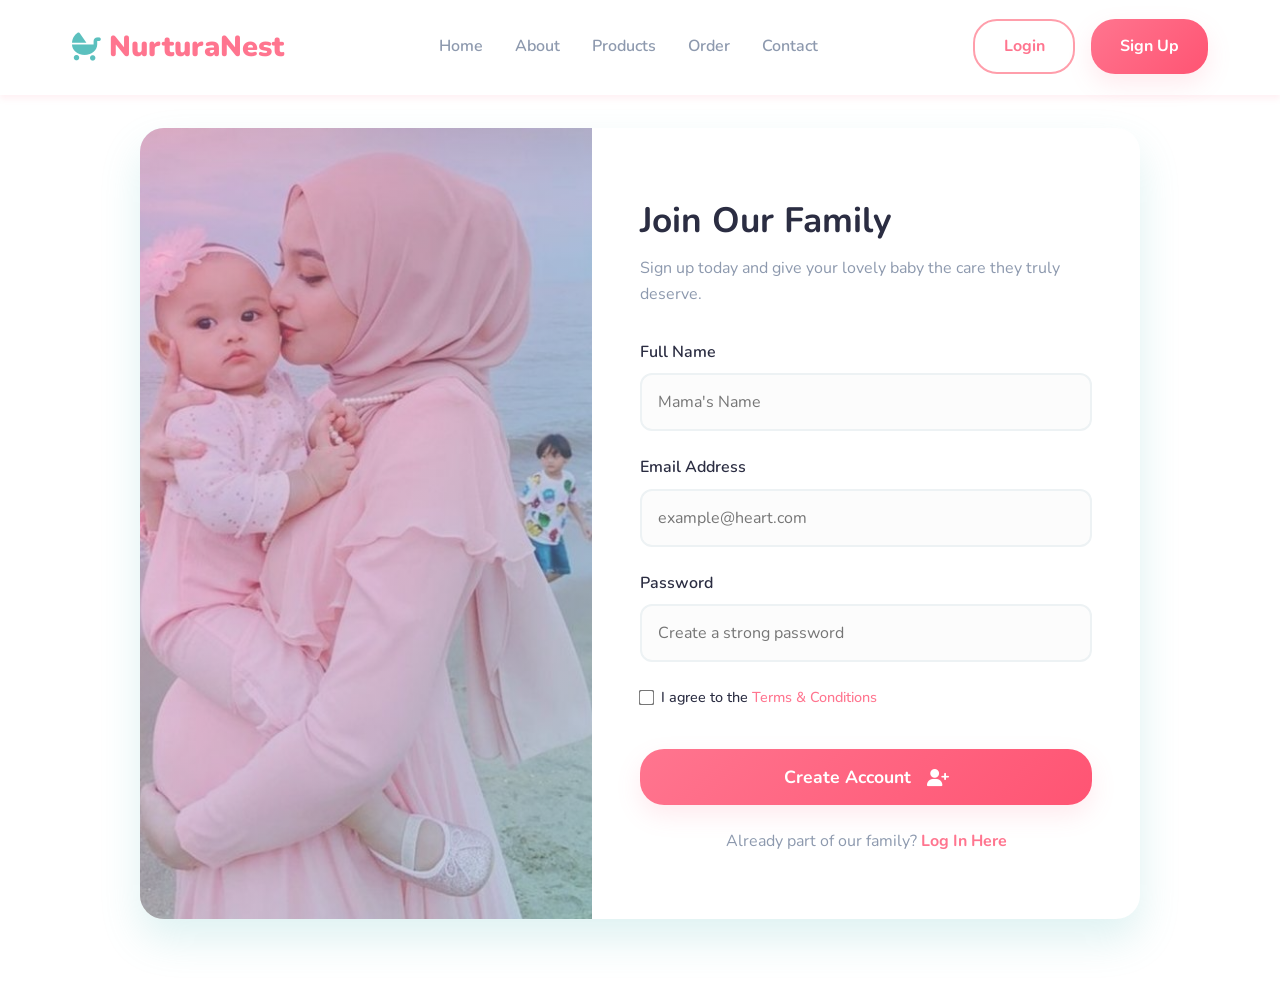
<file: pages/signup.html>
<!DOCTYPE html>
<html lang="en">
<head>
    <meta charset="UTF-8">
    <meta name="viewport" content="width=device-width, initial-scale=1.0">
    <title>Sign Up | NurturaNest</title>
    <link rel="stylesheet" href="https://cdnjs.cloudflare.com/ajax/libs/font-awesome/6.4.0/css/all.min.css"/>
    <link rel="stylesheet" href="../src/style.css">
</head>
<body style="background: var(--bg-color);">

    <header>
        <nav>
            <div class="logo">
                <i class="fa-solid fa-baby-carriage"></i> NurturaNest
            </div>
            <ul class="nav-links">
                <li><a href="../index.html">Home</a></li>
                <li><a href="about.html">About</a></li>
                <li><a href="products.html">Products</a></li>
                <li><a href="order.html">Order</a></li>
                <li><a href="contact.html">Contact</a></li>
            </ul>
            <div class="nav-buttons">
                <a href="login.html" class="btn btn-login">Login</a>
                <a href="signup.html" class="btn btn-signup">Sign Up</a>
            </div>
            <div class="hamburger">
                <i class="fa-solid fa-bars"></i>
            </div>
        </nav>
    </header>

    <div class="auth-container">
        <div class="form-wrapper">
            <div class="form-image" style="background-image: url('../images/regnant woman.jpg'); background-position: top center;"></div>
            <div class="form-content">
                <h2>Join Our <span>Family</span></h2>
                <p>Sign up today and give your lovely baby the care they truly deserve.</p>
                
                <form action="#" method="POST" onsubmit="event.preventDefault(); alert('Account created successfully! Welcome to NurturaNest.'); window.location.href='index.html';">
                    
                    <div class="input-group">
                        <label for="fullname">Full Name</label>
                        <input type="text" id="fullname" placeholder="Mama's Name" required>
                    </div>

                    <div class="input-group">
                        <label for="email">Email Address</label>
                        <input type="email" id="email" placeholder="example@heart.com" required>
                    </div>

                    <div class="input-group">
                        <label for="password">Password</label>
                        <input type="password" id="password" placeholder="Create a strong password" required>
                    </div>

                    <div class="input-group" style="display: flex; align-items: center; gap: 0.5rem; margin-top: 1rem;">
                        <input type="checkbox" id="terms" style="width: auto; height: auto; transform: scale(1.2);" required>
                        <label for="terms" style="margin: 0; font-weight: 500; font-size: 0.9rem;">I agree to the <a href="#" style="color: var(--primary);">Terms & Conditions</a></label>
                    </div>

                    <button type="submit" class="btn btn-signup" style="width: 100%; justify-content: center; font-size: 1.1rem; padding: 1rem; margin-top: 1rem;">
                        Create Account <i class="fa-solid fa-user-plus" style="margin-left: 0.5rem;"></i>
                    </button>
                    
                    <div class="form-footer">
                        Already part of our family? <a href="login.html">Log In Here</a>
                    </div>
                </form>
            </div>
        </div>
    </div>

    <script src="../src/main.js"></script>
</body>
</html>
</file>
<file: src/style.css>
@import url('https://fonts.googleapis.com/css2?family=Nunito:wght@300;400;600;800;900&display=swap');

:root {
  
  --primary: #FF758F; 
  --primary-light: #FF9EAB;
  --secondary: #5BC0BE; 
  --secondary-light: #8FE3E1;
  --accent: #FFD166; 
  --accent-light: #FFE399;
  
  
  --bg-color: #FFFFFF;
  --bg-gradient: linear-gradient(135deg, #FFFFFF 0%, #FFF0F5 100%);
  --white: #ffffff;
  --dark: #2B2D42;
  --gray: #8D99AE;
  --light-gray: #EDF2F4;
  
  
  --shadow-sm: 0 4px 6px rgba(255, 117, 143, 0.1);
  --shadow-md: 0 10px 25px rgba(255, 117, 143, 0.15);
  --shadow-lg: 0 20px 40px rgba(91, 192, 190, 0.2);
  --radius-sm: 12px;
  --radius-md: 24px;
  --radius-lg: 40px;
  
  
  --glass-bg: rgba(255, 255, 255, 0.85);
  --glass-border: rgba(255, 255, 255, 0.5);
  --glass-shadow: 0 8px 32px 0 rgba(255, 117, 143, 0.15);
}

* {
  margin: 0;
  padding: 0;
  box-sizing: border-box;
  font-family: 'Nunito', sans-serif;
}

body {
  background: var(--bg-gradient);
  color: var(--dark);
  line-height: 1.6;
  overflow-x: hidden;
}

a { text-decoration: none; color: inherit; }
ul { list-style: none; }
img { max-width: 100%; display: block; object-fit: cover; }


header {
  position: fixed;
  top: 0;
  left: 0;
  width: 100%;
  z-index: 1000;
  background: var(--glass-bg);
  backdrop-filter: blur(16px);
  -webkit-backdrop-filter: blur(16px);
  border-bottom: 1px solid var(--glass-border);
  box-shadow: var(--shadow-sm);
  transition: all 0.3s ease;
}

nav {
  max-width: 1200px;
  margin: 0 auto;
  padding: 1.2rem 2rem;
  display: flex;
  justify-content: space-between;
  align-items: center;
}

.logo {
  font-size: 1.8rem;
  font-weight: 900;
  color: var(--primary);
  display: flex;
  align-items: center;
  gap: 0.5rem;
}

.logo i {
  color: var(--secondary);
}

.nav-links {
  display: flex;
  gap: 2rem;
  align-items: center;
}

.nav-links li a {
  font-weight: 600;
  color: var(--gray);
  transition: all 0.3s;
  position: relative;
}

.nav-links li a:hover,
.nav-links li a.active {
  color: var(--primary);
}

.nav-links li a::after {
  content: '';
  position: absolute;
  bottom: -5px;
  left: 0;
  width: 0%;
  height: 3px;
  background: var(--secondary);
  border-radius: 5px;
  transition: width 0.3s;
}

.nav-links li a:hover::after,
.nav-links li a.active::after {
  width: 100%;
}

.nav-buttons {
  display: flex;
  gap: 1rem;
}

.btn {
  padding: 0.8rem 1.8rem;
  border-radius: var(--radius-md);
  font-weight: 700;
  cursor: pointer;
  transition: all 0.3s cubic-bezier(0.175, 0.885, 0.32, 1.275);
  border: none;
  font-size: 1rem;
  display: inline-flex;
  align-items: center;
  gap: 0.5rem;
}

.btn-login {
  background: transparent;
  color: var(--primary);
  border: 2px solid var(--primary-light);
}

.btn-login:hover {
  background: var(--primary-light);
  color: var(--white);
  transform: translateY(-2px);
}

.btn-signup {
  background: linear-gradient(135deg, var(--primary), #FF5473);
  color: var(--white);
  box-shadow: var(--shadow-md);
}

.btn-signup:hover {
  transform: translateY(-3px) scale(1.05);
  box-shadow: var(--shadow-lg);
}

.btn-secondary {
  background: linear-gradient(135deg, var(--secondary), #3CAEA3);
  color: var(--white);
  box-shadow: var(--shadow-md);
}

.btn-secondary:hover {
  transform: translateY(-3px) scale(1.05);
  box-shadow: var(--shadow-lg);
}


.hamburger {
  display: none;
  cursor: pointer;
  font-size: 1.5rem;
  color: var(--dark);
}


.hero {
  position: relative;
  width: 100%;
  height: 100vh;
  margin-top: 0;
  display: flex;
  align-items: center;
  justify-content: center;
  overflow: hidden;
}

.slides {
  position: absolute;
  top: 0;
  left: 0;
  width: 100%;
  height: 100%;
}

.slide {
  position: absolute;
  top: 0;
  left: 0;
  width: 100%;
  height: 100%;
  opacity: 0;
  transition: opacity 1s ease-in-out;
  background-size: cover;
  background-position: center;
}

.slide::after {
  content: '';
  position: absolute;
  top: 0; left: 0; right: 0; bottom: 0;
  background: linear-gradient(to right, rgba(43, 45, 66, 0.8) 0%, rgba(43, 45, 66, 0.3) 100%);
}

.slide.active {
  opacity: 1;
}


@keyframes kenburns {
  0% { transform: scale(1); }
  100% { transform: scale(1.1); }
}
.slide.active {
  animation: kenburns 10s ease-out forwards;
}

.hero-content {
  position: relative;
  z-index: 10;
  max-width: 1200px;
  width: 100%;
  padding: 0 2rem;
  color: var(--white);
}

.hero-content h1 {
  font-size: 4.5rem;
  font-weight: 900;
  line-height: 1.1;
  margin-bottom: 1.5rem;
  text-shadow: 2px 4px 6px rgba(0,0,0,0.3);
  animation: slideUp 1s ease 0.2s forwards;
  opacity: 0;
  transform: translateY(30px);
}

.hero-content h1 span {
  color: var(--accent);
}

.hero-content p {
  font-size: 1.2rem;
  max-width: 600px;
  margin-bottom: 2rem;
  text-shadow: 1px 2px 4px rgba(0,0,0,0.3);
  animation: slideUp 1s ease 0.4s forwards;
  opacity: 0;
  transform: translateY(30px);
}

.hero-buttons {
  animation: slideUp 1s ease 0.6s forwards;
  opacity: 0;
  transform: translateY(30px);
  display: flex;
  gap: 1.5rem;
}

@keyframes slideUp {
  to { opacity: 1; transform: translateY(0); }
}


.container {
  max-width: 1200px;
  margin: 0 auto;
  padding: 5rem 2rem;
}

.section-title {
  text-align: center;
  margin-bottom: 4rem;
}

.section-title h2 {
  font-size: 2.8rem;
  font-weight: 800;
  color: var(--dark);
  margin-bottom: 0.5rem;
}

.section-title h2 span {
  color: var(--primary);
}

.section-title p {
  color: var(--gray);
  font-size: 1.1rem;
}


.products-grid {
  display: grid;
  grid-template-columns: repeat(auto-fill, minmax(250px, 1fr));
  gap: 2.5rem;
}

.vertical-grid {
  display: flex;
  flex-direction: column;
  align-items: center;
  gap: 2.5rem;
  max-width: 600px;
  margin: 0 auto;
}
.vertical-grid .product-card {
  width: 100%;
}

.product-card {
  background: var(--white);
  border-radius: var(--radius-md);
  overflow: hidden;
  box-shadow: var(--shadow-sm);
  transition: all 0.4s ease;
  position: relative;
  border: 1px solid var(--light-gray);
}

.product-card:hover {
  transform: translateY(-10px);
  box-shadow: var(--shadow-lg);
  border-color: var(--primary-light);
}

.product-img {
  width: 100%;
  height: 250px;
  overflow: hidden;
  position: relative;
}

.product-img img {
  width: 100%;
  height: 100%;
  object-fit: cover;
  transition: transform 0.5s ease;
}

.product-card:hover .product-img img {
  transform: scale(1.1);
}

.product-badge {
  position: absolute;
  top: 15px;
  right: 15px;
  background: var(--accent);
  color: var(--dark);
  font-weight: 800;
  padding: 0.3rem 0.8rem;
  border-radius: 20px;
  font-size: 0.8rem;
  z-index: 2;
  box-shadow: 0 4px 10px rgba(0,0,0,0.1);
}

.product-info {
  padding: 1.8rem;
  text-align: center;
}

.product-info h3 {
  font-size: 1.3rem;
  margin-bottom: 0.5rem;
  color: var(--dark);
}

.price {
  font-size: 1.4rem;
  font-weight: 900;
  color: var(--primary);
  margin-bottom: 1.2rem;
}


.about-grid {
  display: grid;
  grid-template-columns: 1fr 1fr;
  gap: 4rem;
  align-items: center;
}

.about-img {
  border-radius: var(--radius-lg);
  overflow: hidden;
  box-shadow: var(--shadow-md);
  position: relative;
}

.about-img::before {
  content: '';
  position: absolute;
  top: -20px; left: -20px;
  width: 100%; height: 100%;
  border-radius: var(--radius-lg);
  background: var(--accent-light);
  z-index: -1;
}

.about-text h2 {
  font-size: 2.5rem;
  margin-bottom: 1rem;
  line-height: 1.2;
}

.about-text p {
  color: var(--gray);
  margin-bottom: 1.5rem;
  font-size: 1.1rem;
}

.features-list {
  margin-top: 2rem;
}

.features-list li {
  display: flex;
  align-items: center;
  gap: 1rem;
  margin-bottom: 1rem;
  font-size: 1.1rem;
  font-weight: 600;
}

.features-list li i {
  color: var(--secondary);
  font-size: 1.5rem;
  background: var(--secondary-light);
  width: 40px; height: 40px;
  display: flex;
  align-items: center;
  justify-content: center;
  border-radius: 50%;
}


.auth-container, .contact-container, .order-container {
  display: flex;
  align-items: center;
  justify-content: center;
  min-height: calc(100vh - 80px); 
  padding: 8rem 2rem 4rem;
}

.form-wrapper {
  display: flex;
  background: var(--white);
  border-radius: var(--radius-md);
  overflow: hidden;
  box-shadow: var(--shadow-lg);
  max-width: 1000px;
  width: 100%;
}

.form-image {
  flex: 1;
  background-size: cover;
  background-position: center;
  position: relative;
  min-height: 500px;
}

.form-image::after {
  content: '';
  position: absolute;
  top: 0; left: 0; width: 100%; height: 100%;
  background: linear-gradient(135deg, rgba(255, 117, 143, 0.4), rgba(91, 192, 190, 0.4));
}

.form-content {
  flex: 1;
  padding: 4rem 3rem;
  display: flex;
  flex-direction: column;
  justify-content: center;
}

.form-content h2 {
  font-size: 2.2rem;
  margin-bottom: 0.5rem;
  color: var(--dark);
}

.form-content p {
  color: var(--gray);
  margin-bottom: 2rem;
}

.input-group {
  margin-bottom: 1.5rem;
}

.input-group label {
  display: block;
  margin-bottom: 0.5rem;
  font-weight: 600;
  color: var(--dark);
}

.input-group input, .input-group textarea, .input-group select {
  width: 100%;
  padding: 1rem;
  border: 2px solid var(--light-gray);
  border-radius: var(--radius-sm);
  font-size: 1rem;
  outline: none;
  transition: all 0.3s ease;
  background: #FCFCFC;
}

.input-group input:focus, .input-group textarea:focus, .input-group select:focus {
  border-color: var(--primary);
  box-shadow: 0 0 0 4px var(--primary-light);
  background: var(--white);
}

.form-footer {
  margin-top: 1.5rem;
  text-align: center;
  color: var(--gray);
}

.form-footer a {
  color: var(--primary);
  font-weight: 700;
}

.full-form-wrapper {
  background: var(--white);
  padding: 4rem;
  border-radius: var(--radius-lg);
  box-shadow: var(--shadow-lg);
  max-width: 800px;
  width: 100%;
  margin: 0 auto;
}


footer {
  background: var(--dark);
  color: var(--white);
  padding: 4rem 2rem 2rem;
  margin-top: 4rem;
}

.footer-grid {
  max-width: 1200px;
  margin: 0 auto;
  display: grid;
  grid-template-columns: repeat(auto-fit, minmax(200px, 1fr));
  gap: 3rem;
  margin-bottom: 3rem;
}

.footer-col h3 {
  font-size: 1.5rem;
  margin-bottom: 1.5rem;
  color: var(--accent);
}

.footer-col p {
  color: var(--gray);
  margin-bottom: 1rem;
}

.footer-col ul li {
  margin-bottom: 0.8rem;
}

.footer-col ul li a {
  color: var(--light-gray);
  transition: color 0.3s;
}

.footer-col ul li a:hover {
  color: var(--primary-light);
}

.socials {
  display: flex;
  gap: 1rem;
  margin-top: 1rem;
}

.socials a {
  width: 40px; height: 40px;
  border-radius: 50%;
  background: rgba(255,255,255,0.1);
  display: flex;
  align-items: center;
  justify-content: center;
  transition: all 0.3s;
}

.socials a:hover {
  background: var(--primary);
  transform: translateY(-3px);
}

.footer-bottom {
  text-align: center;
  padding-top: 2rem;
  border-top: 1px solid rgba(255,255,255,0.1);
  color: var(--gray);
}


@media (max-width: 900px) {
  .about-grid, .form-wrapper {
    grid-template-columns: 1fr;
    flex-direction: column;
  }
  .form-image { min-height: 250px; }
  .hero-content h1 { font-size: 3rem; }
}

@media (max-width: 768px) {
  .nav-links, .nav-buttons {
    display: none;
    flex-direction: column;
    width: 100%;
    position: absolute;
    top: 100%;
    left: 0;
    background: var(--white);
    padding: 2rem;
    box-shadow: var(--shadow-md);
  }
  .nav-links.active, .nav-buttons.active {
    display: flex;
  }
  .hamburger { display: block; }
}


.whatsapp-float {
  position: fixed;
  bottom: 20px;
  right: 20px;
  width: 60px;
  height: 60px;
  background-color: #25D366;
  color: #FFF;
  border-radius: 50%;
  display: flex;
  justify-content: center;
  align-items: center;
  font-size: 35px;
  box-shadow: var(--shadow-md);
  z-index: 1000;
  transition: all 0.3s cubic-bezier(0.175, 0.885, 0.32, 1.275);
}

.whatsapp-float:hover {
  transform: scale(1.15) translateY(-5px);
  box-shadow: 0 10px 25px rgba(37, 211, 102, 0.4);
  color: #FFF;
}
</file>
